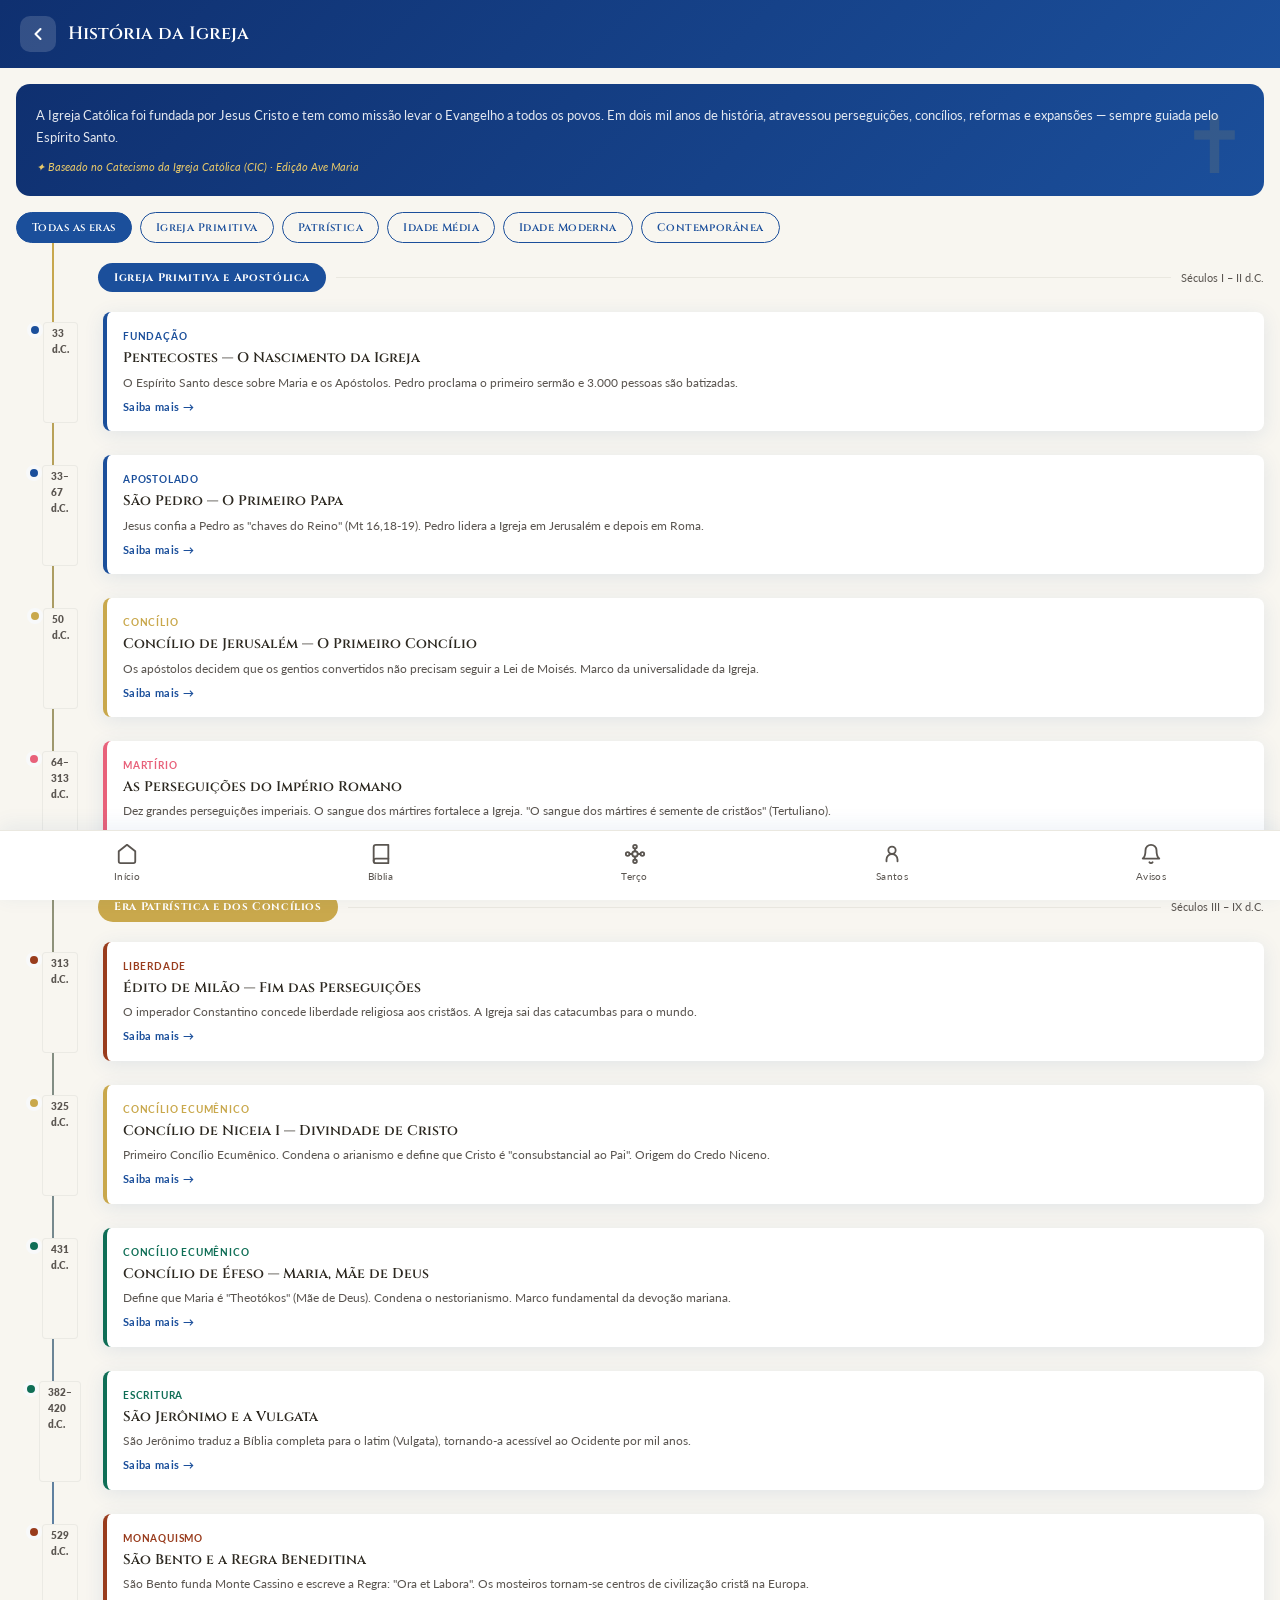
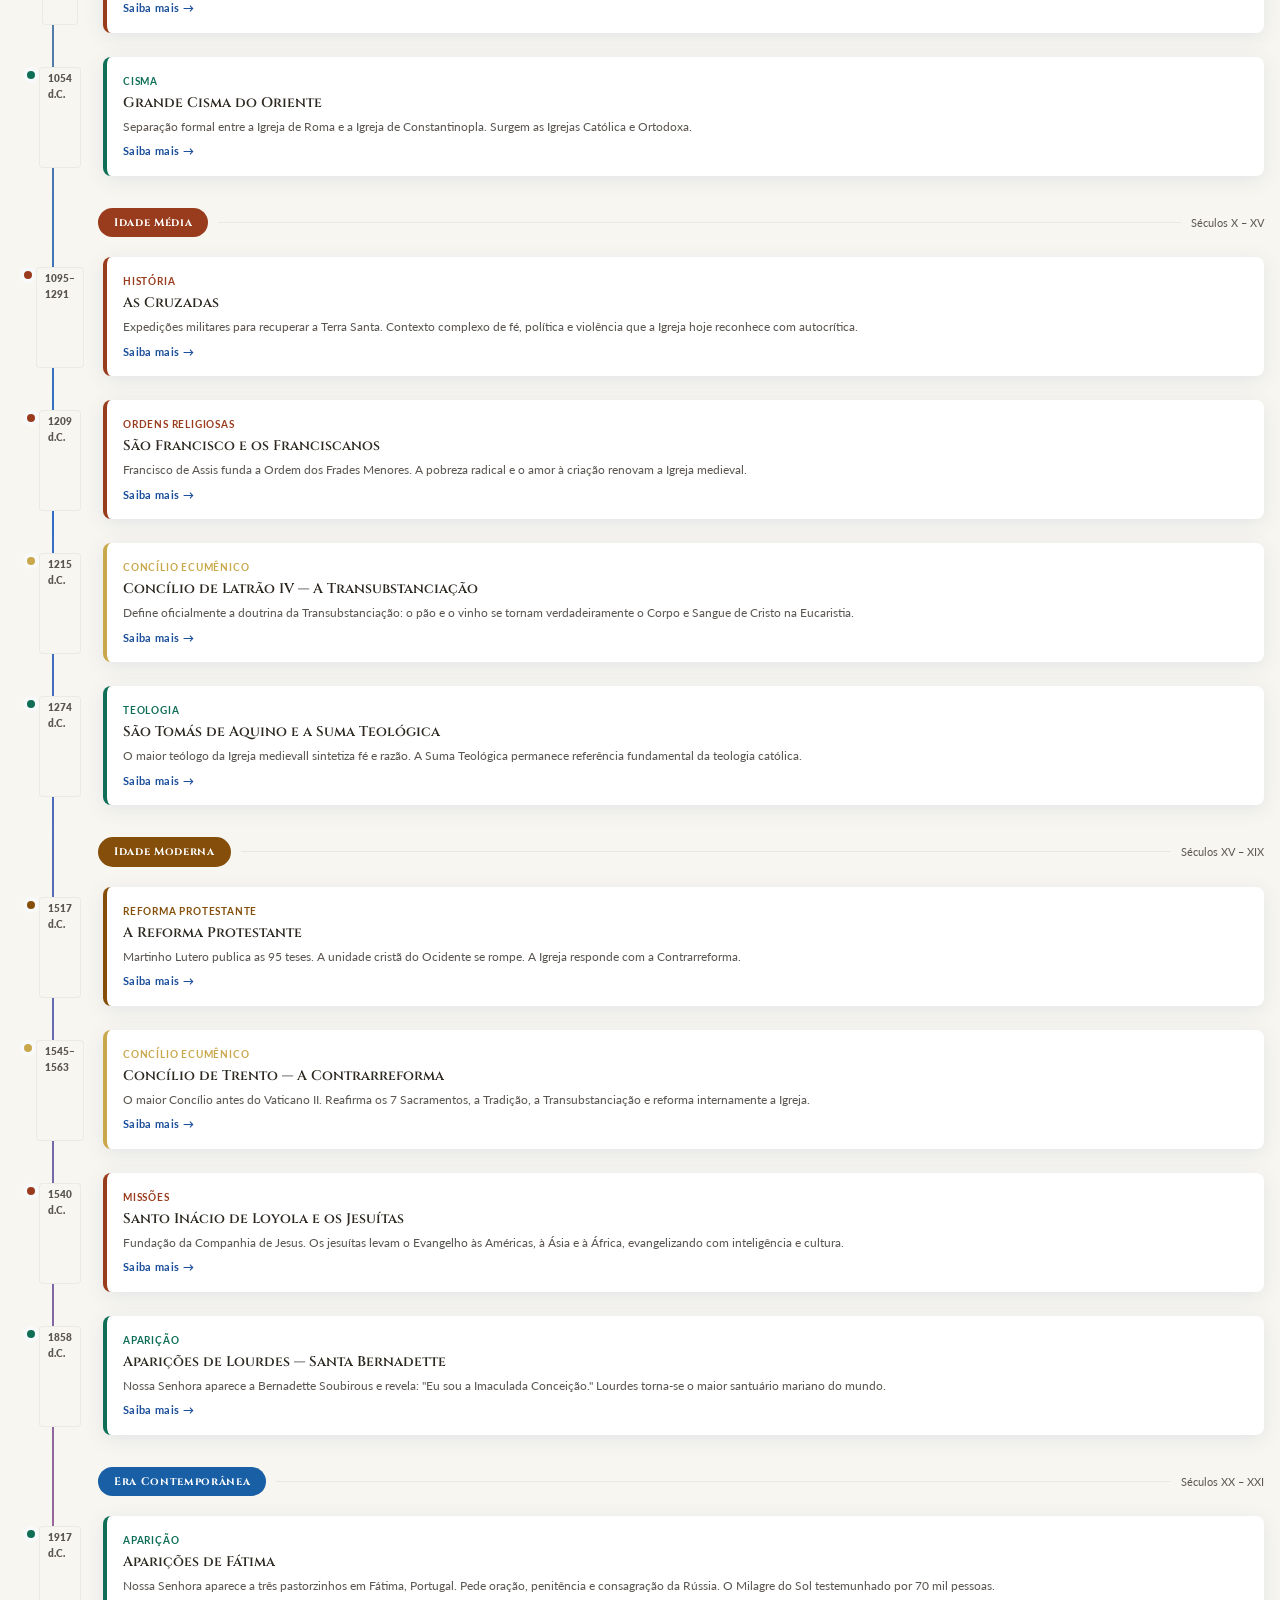
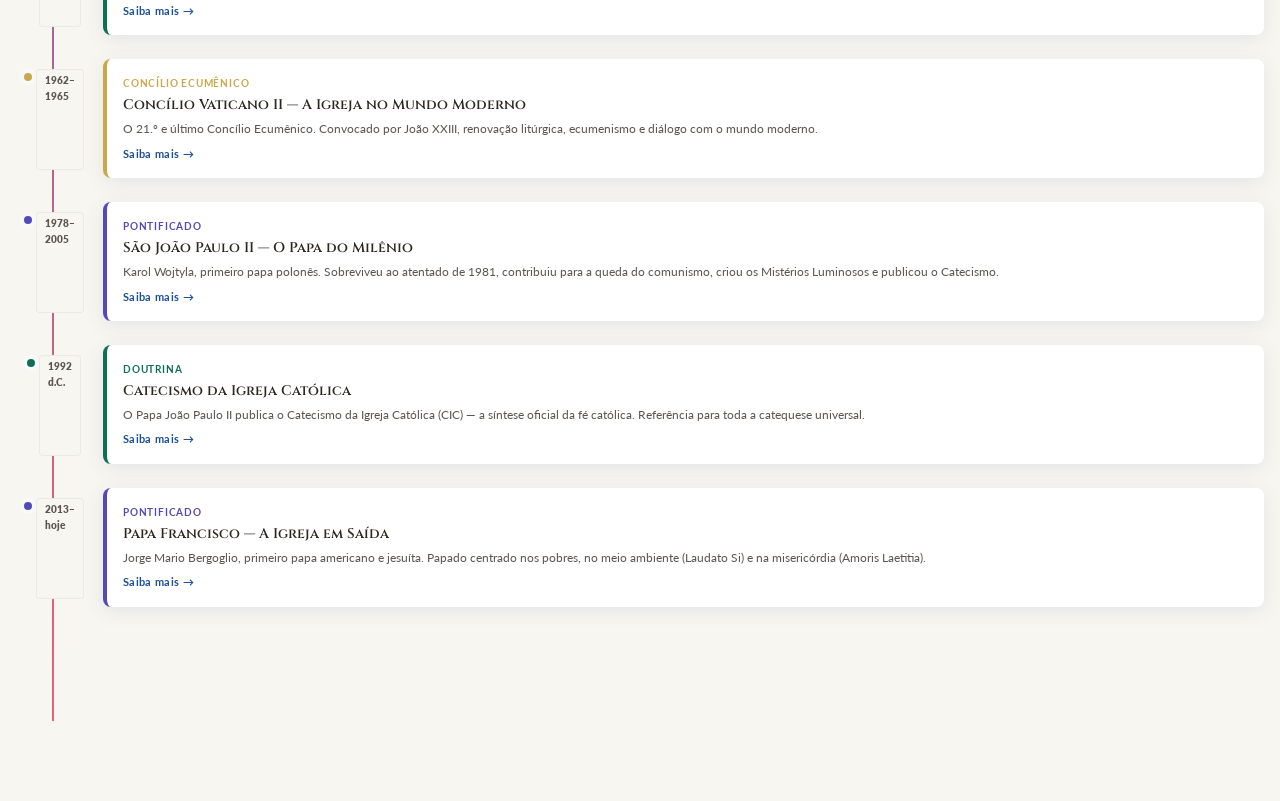
<file: pages/historia.html>
<!DOCTYPE html>
<html lang="pt-BR">

<head>
    <meta charset="UTF-8" />
    <meta name="viewport" content="width=device-width, initial-scale=1.0" />
    <title>História da Igreja — Jovens Luz do Mundo</title>
    <link rel="stylesheet" href="../css/style.css" />
    <style>
        /* ===== FILTROS DE ERA ===== */
        .eras {
            display: flex;
            gap: 8px;
            padding: 16px 16px 0;
            overflow-x: auto;
            scrollbar-width: none;
        }

        .eras::-webkit-scrollbar {
            display: none;
        }

        .era-btn {
            flex-shrink: 0;
            padding: 7px 15px;
            border-radius: 20px;
            border: 1.5px solid var(--azul-royal);
            background: transparent;
            color: var(--azul-royal);
            font-family: var(--fonte-titulo);
            font-size: 11px;
            font-weight: 600;
            cursor: pointer;
            transition: var(--transicao);
            letter-spacing: 0.04em;
            white-space: nowrap;
        }

        .era-btn.ativo {
            background: var(--azul-royal);
            color: #fff;
        }

        /* ===== INTRO ===== */
        .historia-intro {
            margin: 16px 16px 0;
            background: linear-gradient(135deg, var(--azul-royal-escuro), var(--azul-royal));
            border-radius: var(--raio);
            padding: 20px;
            position: relative;
            overflow: hidden;
        }

        .historia-intro::after {
            content: '✝';
            position: absolute;
            right: 16px;
            bottom: -10px;
            font-size: 80px;
            color: rgba(201, 168, 76, 0.15);
        }

        .historia-intro p {
            font-size: 13px;
            line-height: 1.7;
            color: rgba(255, 255, 255, 0.88);
            position: relative;
            z-index: 1;
        }

        .historia-intro .fonte {
            margin-top: 10px;
            font-size: 11px;
            color: var(--dourado-claro);
            font-style: italic;
            position: relative;
            z-index: 1;
        }

        /* ===== LINHA DO TEMPO ===== */
        .timeline {
            padding: 20px 16px 90px;
            position: relative;
        }

        .timeline::before {
            content: '';
            position: absolute;
            /* Alinhamento exato: padding lateral (16px) + metade da largura da bolinha (36px) */
            left: 52px;
            top: 0;
            bottom: 0;
            width: 2px;
            background: linear-gradient(to bottom, var(--dourado), var(--azul-royal-claro), var(--rosa-coral));
            z-index: 0;
            /* Ela fica na base */
        }

        /* Estilo das Épocas (Títulos de Era) */
        .epoca-header {
            display: flex;
            align-items: center;
            gap: 10px;
            margin: 32px 0 20px 82px;
            /* 82px para alinhar com o início do card da direita */
        }

        .epoca-header:first-child {
            margin-top: 0;
        }

        .epoca-pill {
            background: var(--azul-royal);
            color: #fff;
            font-family: var(--fonte-titulo);
            font-size: 11px;
            font-weight: 700;
            padding: 6px 16px;
            border-radius: 20px;
            letter-spacing: 0.06em;
        }

        .epoca-linha {
            flex: 1;
            height: 1px;
            background: var(--cinza-suave);
        }

        /* ===== EVENTO ===== */
        .evento {
            display: flex;
            gap: 15px;
            /* Espaço entre a coluna da bolinha e o card */
            margin-bottom: 24px;
            position: relative;
        }

        .evento-esquerda {
            display: flex;
            justify-content: center;
            width: 72px;
            /* Mantém a largura da coluna da linha */
            flex-shrink: 0;
            padding-top: 10px;
        }

        .evento-bolinha {
            width: 16px;
            height: 16px;
            border-radius: 50%;
            background: var(--cor, #888);
            border: 4px solid #f8f9fa;
            /* Borda da cor do fundo da página */
            z-index: 2;
        }

        /* Escondendo o ano da esquerda e estilizando para aparecer na direita */
        .evento-ano {
            display: inline-block;
            background: var(--branco-gelo);
            color: var(--cinza-texto);
            padding: 2px 8px;
            border-radius: 4px;
            font-size: 10px;
            font-weight: 800;
            margin-bottom: 8px;
            border: 1px solid rgba(0, 0, 0, 0.05);
        }

        .evento-direita {
            flex: 1;
            background: var(--branco-puro);
            border-radius: var(--raio-sm);
            padding: 16px;
            box-shadow: var(--sombra);
            border-left: 4px solid var(--cor, #ccc);
            z-index: 2;
        }

        .evento:hover .evento-direita {
            transform: translateX(3px);
        }

        .evento-categoria {
            font-size: 10px;
            font-weight: 700;
            letter-spacing: 0.08em;
            text-transform: uppercase;
            margin-bottom: 5px;
        }

        .evento-titulo {
            font-family: var(--fonte-titulo);
            font-size: 14px;
            font-weight: 600;
            color: var(--texto-escuro);
            margin-bottom: 5px;
            line-height: 1.3;
        }

        .evento-resumo {
            font-size: 12px;
            color: var(--cinza-texto);
            line-height: 1.6;
        }

        .evento-mais {
            font-size: 11px;
            font-weight: 700;
            margin-top: 6px;
            color: var(--azul-royal);
            letter-spacing: 0.03em;
        }

        /* Tipos de evento — cores */
        .t-fundacao {
            --cor: #1B4F9B;
        }

        .t-concilio {
            --cor: #C9A84C;
        }

        .t-martir {
            --cor: #E8617A;
        }

        .t-papa {
            --cor: #534AB7;
        }

        .t-doutrina {
            --cor: #0F6E56;
        }

        .t-expansao {
            --cor: #993C1D;
        }

        .t-reforma {
            --cor: #854F0B;
        }

        .t-moderno {
            --cor: #185FA5;
        }

        .evento .evento-bolinha {
            background: var(--cor, #888);
        }

        .evento .evento-direita {
            border-left-color: var(--cor, #ccc);
        }

        .evento .evento-categoria {
            color: var(--cor, #888);
        }

        /* ===== OVERLAY DETALHE ===== */
        .detalhe-overlay {
            display: none;
            position: fixed;
            inset: 0;
            background: var(--branco-gelo);
            z-index: 200;
            flex-direction: column;
        }

        .detalhe-overlay.aberto {
            display: flex;
        }

        .detalhe-topo {
            padding: 16px 16px 24px;
            flex-shrink: 0;
            display: flex;
            align-items: flex-start;
            gap: 12px;
        }

        .detalhe-fechar {
            background: rgba(255, 255, 255, 0.18);
            border: none;
            border-radius: 10px;
            width: 36px;
            height: 36px;
            display: flex;
            align-items: center;
            justify-content: center;
            cursor: pointer;
            flex-shrink: 0;
        }

        .detalhe-topo-info .d-ano {
            font-size: 12px;
            color: rgba(255, 255, 255, 0.75);
            margin-bottom: 3px;
            letter-spacing: 0.06em;
        }

        .detalhe-topo-info h3 {
            font-family: var(--fonte-titulo);
            font-size: 18px;
            font-weight: 700;
            color: #fff;
            line-height: 1.3;
        }

        .detalhe-corpo {
            flex: 1;
            overflow-y: auto;
            padding: 20px 16px 40px;
        }

        .detalhe-secao {
            background: var(--branco-puro);
            border-radius: var(--raio-sm);
            padding: 16px;
            margin-bottom: 12px;
            box-shadow: var(--sombra);
        }

        .detalhe-secao-titulo {
            font-family: var(--fonte-titulo);
            font-size: 12px;
            font-weight: 700;
            letter-spacing: 0.08em;
            text-transform: uppercase;
            margin-bottom: 8px;
        }

        .detalhe-secao p {
            font-size: 14px;
            line-height: 1.8;
            color: var(--texto-escuro);
        }

        .cic-ref {
            background: rgba(201, 168, 76, 0.10);
            border: 1px solid rgba(201, 168, 76, 0.25);
            border-radius: 8px;
            padding: 10px 14px;
            margin-top: 10px;
            font-size: 12px;
            color: var(--dourado-escuro);
            line-height: 1.6;
            font-style: italic;
        }
    </style>
</head>

<body>

    <header class="page-header">
        <a href="../index.html" class="voltar">
            <svg width="20" height="20" viewBox="0 0 24 24" fill="none" stroke="#fff" stroke-width="2.5"
                stroke-linecap="round" stroke-linejoin="round">
                <polyline points="15 18 9 12 15 6" />
            </svg>
        </a>
        <h2>História da Igreja</h2>
    </header>

    <!-- Introdução -->
    <div class="historia-intro">
        <p>A Igreja Católica foi fundada por Jesus Cristo e tem como missão levar o Evangelho a todos os povos. Em dois
            mil anos de história, atravessou perseguições, concílios, reformas e expansões — sempre guiada pelo Espírito
            Santo.</p>
        <div class="fonte">✦ Baseado no Catecismo da Igreja Católica (CIC) · Edição Ave Maria</div>
    </div>

    <!-- Filtros -->
    <div class="eras">
        <button class="era-btn ativo" onclick="filtrarEra('todas', this)">Todas as eras</button>
        <button class="era-btn" onclick="filtrarEra('apostolica', this)">Igreja Primitiva</button>
        <button class="era-btn" onclick="filtrarEra('patristicos', this)">Patrística</button>
        <button class="era-btn" onclick="filtrarEra('medieval', this)">Idade Média</button>
        <button class="era-btn" onclick="filtrarEra('moderna', this)">Idade Moderna</button>
        <button class="era-btn" onclick="filtrarEra('contemporanea', this)">Contemporânea</button>
    </div>

    <!-- Linha do tempo -->
    <div class="timeline" id="timeline"></div>

    <!-- Overlay detalhe -->
    <div id="detalhe-overlay" class="detalhe-overlay">
        <div class="detalhe-topo" id="detalhe-topo">
            <button class="detalhe-fechar" onclick="fecharDetalhe()">
                <svg width="20" height="20" viewBox="0 0 24 24" fill="none" stroke="#fff" stroke-width="2.5"
                    stroke-linecap="round">
                    <polyline points="15 18 9 12 15 6" />
                </svg>
            </button>
            <div class="detalhe-topo-info">
                <div class="d-ano" id="d-ano"></div>
                <h3 id="d-titulo"></h3>
            </div>
        </div>
        <div class="detalhe-corpo" id="detalhe-corpo"></div>
    </div>

    <!-- NAV -->
    <nav class="nav-bottom">
        <a href="../index.html" class="nav-item"><svg width="22" height="22" viewBox="0 0 24 24" fill="none"
                stroke-width="2" stroke-linecap="round" stroke-linejoin="round">
                <path d="M3 9l9-7 9 7v11a2 2 0 0 1-2 2H5a2 2 0 0 1-2-2z" />
            </svg><span>Início</span></a>
        <a href="biblia.html" class="nav-item"><svg width="22" height="22" viewBox="0 0 24 24" fill="none"
                stroke-width="2" stroke-linecap="round" stroke-linejoin="round">
                <path d="M4 19.5A2.5 2.5 0 0 1 6.5 17H20" />
                <path d="M6.5 2H20v20H6.5A2.5 2.5 0 0 1 4 19.5v-15A2.5 2.5 0 0 1 6.5 2z" />
            </svg><span>Bíblia</span></a>
        <a href="terco.html" class="nav-item"><svg width="22" height="22" viewBox="0 0 24 24" fill="none"
                stroke-width="2" stroke-linecap="round" stroke-linejoin="round">
                <circle cx="12" cy="12" r="3" />
                <circle cx="12" cy="4" r="2" />
                <circle cx="20" cy="12" r="2" />
                <circle cx="12" cy="20" r="2" />
                <circle cx="4" cy="12" r="2" />
                <line x1="12" y1="6" x2="12" y2="9" />
                <line x1="15" y1="12" x2="18" y2="12" />
                <line x1="12" y1="15" x2="12" y2="18" />
                <line x1="6" y1="12" x2="9" y2="12" />
            </svg><span>Terço</span></a>
        <a href="santos.html" class="nav-item"><svg width="22" height="22" viewBox="0 0 24 24" fill="none"
                stroke-width="2" stroke-linecap="round" stroke-linejoin="round">
                <circle cx="12" cy="8" r="4" />
                <path d="M6 20v-2a6 6 0 0 1 12 0v2" />
            </svg><span>Santos</span></a>
        <a href="avisos.html" class="nav-item"><svg width="22" height="22" viewBox="0 0 24 24" fill="none"
                stroke-width="2" stroke-linecap="round" stroke-linejoin="round">
                <path d="M18 8A6 6 0 0 0 6 8c0 7-3 9-3 9h18s-3-2-3-9" />
                <path d="M13.73 21a2 2 0 0 1-3.46 0" />
            </svg><span>Avisos</span></a>
    </nav>

    <script>
        // ===== DADOS DA LINHA DO TEMPO =====
        // Baseado no Catecismo da Igreja Católica (CIC) e documentos da Igreja
        const epocas = [
            {
                id: 'apostolica',
                titulo: 'Igreja Primitiva e Apostólica',
                periodo: 'Séculos I – II d.C.',
                cor: '#1B4F9B',
                eventos: [
                    {
                        ano: '33 d.C.', tipo: 't-fundacao', categoria: 'Fundação',
                        titulo: 'Pentecostes — O Nascimento da Igreja',
                        resumo: 'O Espírito Santo desce sobre Maria e os Apóstolos. Pedro proclama o primeiro sermão e 3.000 pessoas são batizadas.',
                        detalhe: [
                            { titulo: 'O evento fundador', texto: 'Cinquenta dias após a Ressurreição de Cristo, no dia de Pentecostes, o Espírito Santo desceu sobre os apóstolos e Maria em forma de línguas de fogo (At 2,1-4). Pedro pregou e três mil pessoas receberam o Batismo naquele mesmo dia. A Igreja Católica considera este o início do seu ministério público.' },
                            { titulo: 'O que diz o Catecismo', texto: 'O Catecismo (CIC 731) ensina: "No dia de Pentecostes, o Espírito Santo é derramado sem medida: O Espírito habita na Igreja, a santifica, guia para toda a verdade, a unifica na comunhão e no ministério, a instrui e a governa com diferentes dons hierárquicos e carismáticos."' },
                        ],
                        cic: 'CIC 731 — 747',
                    },
                    {
                        ano: '33–67 d.C.', tipo: 't-fundacao', categoria: 'Apostolado',
                        titulo: 'São Pedro — O Primeiro Papa',
                        resumo: 'Jesus confia a Pedro as "chaves do Reino" (Mt 16,18-19). Pedro lidera a Igreja em Jerusalém e depois em Roma.',
                        detalhe: [
                            { titulo: 'A promessa de Cristo', texto: 'Jesus disse a Simão: "Tu és Pedro, e sobre esta pedra edificarei a minha Igreja, e as portas do inferno não prevalecerão contra ela. Dar-te-ei as chaves do Reino dos Céus" (Mt 16,18-19). Este texto é a base bíblica do primado papal segundo o ensinamento católico.' },
                            { titulo: 'Missão e martírio', texto: 'Pedro presidiu a comunidade de Jerusalém e, depois de Antioquia, fixou-se em Roma, que se tornaria a sede da Igreja. Foi martirizado por crucificação invertida — a seu pedido, pois não se considerava digno de morrer como Cristo — por volta do ano 64-67 d.C., sob o imperador Nero. Sua tumba está sob a Basílica de São Pedro no Vaticano.' },
                        ],
                        cic: 'CIC 880 — 882',
                    },
                    {
                        ano: '50 d.C.', tipo: 't-concilio', categoria: 'Concílio',
                        titulo: 'Concílio de Jerusalém — O Primeiro Concílio',
                        resumo: 'Os apóstolos decidem que os gentios convertidos não precisam seguir a Lei de Moisés. Marco da universalidade da Igreja.',
                        detalhe: [
                            { titulo: 'A questão central', texto: 'Surgiu na Igreja primitiva uma controvérsia: os cristãos vindos do judaísmo exigiam que os gentios convertidos fossem circuncidados e seguissem a Lei de Moisés. Paulo e Barnabé foram a Jerusalém debater com Pedro, Tiago e os outros apóstolos.' },
                            { titulo: 'A decisão apostólica', texto: 'O Concílio decidiu, sob a liderança de Pedro e Tiago, que os gentios não precisavam cumprir a Lei mosaica — apenas três requisitos básicos relacionados a práticas idolátricas. Esta decisão é narrada em Atos 15 e marca a abertura definitiva do Evangelho a todos os povos, independente de origem.' },
                            { titulo: 'Importância histórica', texto: 'O Concílio de Jerusalém estabeleceu o modelo de como a Igreja resolve controvérsias doutrinárias: os bispos reunidos com o sucessor de Pedro, sob a guia do Espírito Santo. Este modelo seria seguido por todos os 21 Concílios Ecumênicos posteriores.' },
                        ],
                        cic: 'CIC 1 — 3',
                    },
                    {
                        ano: '64–313 d.C.', tipo: 't-martir', categoria: 'Martírio',
                        titulo: 'As Perseguições do Império Romano',
                        resumo: 'Dez grandes perseguições imperiais. O sangue dos mártires fortalece a Igreja. "O sangue dos mártires é semente de cristãos" (Tertuliano).',
                        detalhe: [
                            { titulo: 'As perseguições', texto: 'A partir de Nero (64 d.C.), os cristãos sofreram dez grandes perseguições imperiais. Foram acusados de ateísmo (por não adorar os deuses romanos), de canibalismo (confusão com a Eucaristia) e de subversão. Os cristãos eram lançados às feras, queimados, decapitados e crucificados.' },
                            { titulo: 'Os mártires', texto: 'Grandes mártires dessa época: Santo Estêvão (primeiro mártir, 34 d.C.), São Pedro e São Paulo (64-67 d.C.), São Inácio de Antioquia (110 d.C.), Santo Policarpo (155 d.C.) e Santa Cecília. O martírio era visto como o testemunho supremo da fé.' },
                            { titulo: 'O paradoxo do crescimento', texto: 'Em vez de exterminar o cristianismo, as perseguições o fortaleceram e espalharam. Tertuliano (séc. III) escreveu: "Quanto mais nos ceifais, mais somos: o sangue dos cristãos é semente." Em 313 d.C., o próprio Império Romano reconheceu a liberdade dos cristãos.' },
                        ],
                        cic: 'CIC 2473 — 2474',
                    },
                ]
            },
            {
                id: 'patristicos',
                titulo: 'Era Patrística e dos Concílios',
                periodo: 'Séculos III – IX d.C.',
                cor: '#C9A84C',
                eventos: [
                    {
                        ano: '313 d.C.', tipo: 't-expansao', categoria: 'Liberdade',
                        titulo: 'Édito de Milão — Fim das Perseguições',
                        resumo: 'O imperador Constantino concede liberdade religiosa aos cristãos. A Igreja sai das catacumbas para o mundo.',
                        detalhe: [
                            { titulo: 'O Édito histórico', texto: 'Em 313 d.C., o Imperador Constantino e seu co-imperador Licínio emitiram o Édito de Milão, concedendo liberdade de culto a todos os habitantes do Império Romano, incluindo os cristãos. As perseguições cessaram oficialmente.' },
                            { titulo: 'A transformação', texto: 'Constantino devolveu os bens confiscados às igrejas, construiu grandes basílicas (incluindo a primitiva Basílica de São Pedro) e participou do Concílio de Niceia em 325 d.C. O Imperador foi batizado pouco antes de morrer, em 337 d.C.' },
                            { titulo: 'Impacto na Igreja', texto: 'A liberdade permitiu que a Igreja se organizasse melhor, construísse igrejas, estabelecesse estruturas pastorais e missionárias. Surgiram os grandes teólogos e Padres da Igreja que definiram a doutrina cristã nos séculos seguintes.' },
                        ],
                        cic: 'CIC 2104 — 2109',
                    },
                    {
                        ano: '325 d.C.', tipo: 't-concilio', categoria: 'Concílio Ecumênico',
                        titulo: 'Concílio de Niceia I — Divindade de Cristo',
                        resumo: 'Primeiro Concílio Ecumênico. Condena o arianismo e define que Cristo é "consubstancial ao Pai". Origem do Credo Niceno.',
                        detalhe: [
                            { titulo: 'O arianismo', texto: 'Ário, presbítero de Alexandria, ensinava que o Filho de Deus foi "criado" pelo Pai, sendo portanto inferior a ele — uma criatura, não Deus verdadeiro. Esta heresia se espalhou rapidamente pelo Império e ameaçava a fé da Igreja.' },
                            { titulo: 'A definição de Niceia', texto: 'O Concílio, convocado por Constantino em 325 d.C., reuniu 318 bispos. Definiu que o Filho é "homoousios" (consubstancial, da mesma substância) com o Pai — verdadeiro Deus de verdadeiro Deus. O arianismo foi condenado como heresia.' },
                            { titulo: 'O Credo Niceno', texto: 'O Concílio produziu o Credo Niceno-Constantinopolitano, que recitamos ainda hoje na Missa: "Creio num só Deus, Pai todo-poderoso... e em um só Senhor Jesus Cristo, Filho unigênito de Deus, nascido do Pai antes de todos os séculos, Deus de Deus, Luz da Luz, Deus verdadeiro de Deus verdadeiro, gerado, não criado, consubstancial ao Pai..."' },
                        ],
                        cic: 'CIC 465',
                    },
                    {
                        ano: '431 d.C.', tipo: 't-doutrina', categoria: 'Concílio Ecumênico',
                        titulo: 'Concílio de Éfeso — Maria, Mãe de Deus',
                        resumo: 'Define que Maria é "Theotókos" (Mãe de Deus). Condena o nestorianismo. Marco fundamental da devoção mariana.',
                        detalhe: [
                            { titulo: 'A controvérsia nestoriana', texto: 'Nestório, Patriarca de Constantinopla, ensinava que em Cristo havia duas pessoas distintas — uma divina e outra humana — e por isso Maria seria apenas "mãe de Cristo" (Christotókos), não mãe de Deus. Esta doutrina dividia a pessoa de Cristo.' },
                            { titulo: 'A definição dogmática', texto: 'O Concílio de Éfeso (431 d.C.), sob São Cirilo de Alexandria, definiu que Maria é "Theotókos" — Mãe de Deus — porque Jesus Cristo é uma única Pessoa divina que assumiu a natureza humana. Portanto, quem Maria gerou é o próprio Filho de Deus.' },
                            { titulo: 'Impacto na devoção mariana', texto: 'A definição de Éfeso deu um impulso extraordinário à devoção a Maria em toda a Igreja. Surgiram as primeiras grandes basílicas dedicadas à Virgem, as litanias e hinos marianos multiplicaram-se. O Catecismo (CIC 495) reafirma: "Maria é verdadeiramente Mãe de Deus, pois é mãe do eterno Filho de Deus feito homem, que é ele mesmo Deus."' },
                        ],
                        cic: 'CIC 495 — 507',
                    },
                    {
                        ano: '382–420 d.C.', tipo: 't-doutrina', categoria: 'Escritura',
                        titulo: 'São Jerônimo e a Vulgata',
                        resumo: 'São Jerônimo traduz a Bíblia completa para o latim (Vulgata), tornando-a acessível ao Ocidente por mil anos.',
                        detalhe: [
                            { titulo: 'O maior biblista da Antiguidade', texto: 'São Jerônimo (347-420 d.C.) foi encarregado pelo Papa Dâmaso I de traduzir a Bíblia do hebraico e grego para o latim. Trabalhou por décadas em Belém, consultando manuscritos hebraicos diretamente e produzindo uma tradução de extraordinária qualidade.' },
                            { titulo: 'A Vulgata', texto: 'A tradução de Jerônimo, chamada Vulgata (do latim "vulgata editio" = edição popular), tornou-se a Bíblia oficial da Igreja Latina por mais de mil anos. O Concílio de Trento (1546) a declarou autêntica para uso litúrgico. A edição revisada (Nova Vulgata) continua sendo a versão oficial latina da Igreja.' },
                            { titulo: 'O cânon católico', texto: 'A Vulgata inclui os 73 livros do cânon católico — 46 do Antigo Testamento (incluindo os 7 deuterocanônicos: Tobias, Judite, 1-2 Macabeus, Sabedoria, Eclesiástico e Baruc) e 27 do Novo Testamento. O cânon foi definitivamente fixado pelo Concílio de Trento.' },
                        ],
                        cic: 'CIC 120',
                    },
                    {
                        ano: '529 d.C.', tipo: 't-expansao', categoria: 'Monaquismo',
                        titulo: 'São Bento e a Regra Beneditina',
                        resumo: 'São Bento funda Monte Cassino e escreve a Regra: "Ora et Labora". Os mosteiros tornam-se centros de civilização cristã na Europa.',
                        detalhe: [
                            { titulo: 'O Pai do Monaquismo Ocidental', texto: 'São Bento de Núrsia (480-547 d.C.) fundou o mosteiro de Monte Cassino, na Itália, e escreveu a famosa "Regra de São Bento" — um documento que organiza a vida monástica em torno de três votos (obediência, estabilidade e conversão dos costumes) e do princípio "Ora et Labora" (reza e trabalha).' },
                            { titulo: 'Os mosteiros como centros de civilização', texto: 'Os mosteiros beneditinos tornaram-se os grandes centros culturais, científicos e agrícolas da Europa medieval. Foram os monges que preservaram os manuscritos da Antiguidade, desenvolveram técnicas agrícolas, cuidaram dos doentes e evangelizaram os povos bárbaros da Europa.' },
                            { titulo: 'Legado perene', texto: 'O Papa Paulo VI proclamou São Bento Padroeiro da Europa em 1964. A Ordem Beneditina, com seus inúmeros mosteiros espalhados pelo mundo, continua sua missão de oração e trabalho. A Medalha de São Bento é um dos sacramentais mais populares do catolicismo.' },
                        ],
                        cic: 'CIC 927',
                    },
                    {
                        ano: '1054 d.C.', tipo: 't-doutrina', categoria: 'Cisma',
                        titulo: 'Grande Cisma do Oriente',
                        resumo: 'Separação formal entre a Igreja de Roma e a Igreja de Constantinopla. Surgem as Igrejas Católica e Ortodoxa.',
                        detalhe: [
                            { titulo: 'As tensões acumuladas', texto: 'Por séculos, acumularam-se tensões entre Roma e Constantinopla: disputas sobre a autoridade do Papa, diferenças litúrgicas (uso de pão ázimo no Ocidente), a questão do "Filioque" no Credo (o Espírito procede do Pai "e do Filho"?) e rivalidades políticas entre o Império Romano do Ocidente e do Oriente.' },
                            { titulo: 'A ruptura formal', texto: 'Em 1054 d.C., o Cardeal Humberto, legado papal, depositou uma bula de excomunhão sobre o altar de Santa Sofia em Constantinopla contra o Patriarca Miguel Cerulário, que respondeu com a excomunhão do legado. Esta troca de excomunhões marcou a separação formal — embora o processo tenha sido gradual.' },
                            { titulo: 'Reconciliação em curso', texto: 'Em 1964, o Papa Paulo VI e o Patriarca Atenágoras I levantaram mutuamente as excomunhões de 1054. O diálogo ecumênico entre católicos e ortodoxos avançou significativamente, embora a plena comunhão ainda não tenha sido restaurada. O Catecismo (CIC 838) reconhece os ortodoxos como Igrejas com quem a Igreja Católica mantém vínculos profundos.' },
                        ],
                        cic: 'CIC 838',
                    },
                ]
            },
            {
                id: 'medieval',
                titulo: 'Idade Média',
                periodo: 'Séculos X – XV',
                cor: '#993C1D',
                eventos: [
                    {
                        ano: '1095–1291', tipo: 't-expansao', categoria: 'História',
                        titulo: 'As Cruzadas',
                        resumo: 'Expedições militares para recuperar a Terra Santa. Contexto complexo de fé, política e violência que a Igreja hoje reconhece com autocrítica.',
                        detalhe: [
                            { titulo: 'O contexto histórico', texto: 'Em 1095, o Papa Urbano II convocou a Primeira Cruzada após o apelo do Imperador Bizantino Aleixo I, que temia a expansão turca seldjúcida. O objetivo declarado era recuperar Jerusalém e proteger os cristãos do Oriente. Mais de 100.000 cruzados partiram para o Oriente.' },
                            { titulo: 'Luzes e sombras', texto: 'As Cruzadas apresentam aspectos complexos: por um lado, havia genuína devoção e desejo de proteger os cristãos orientais; por outro, houve violência extrema, saques (inclusive de Constantinopla em 1204), perseguições a judeus e muçulmanos e motivações políticas e econômicas misturadas à fé.' },
                            { titulo: 'O pedido de perdão da Igreja', texto: 'O Papa João Paulo II, no Grande Jubileu do ano 2000, pediu publicamente perdão pelos pecados cometidos em nome da Igreja ao longo da história, incluindo as violências das Cruzadas. A Igreja reconhece que atos contrários ao Evangelho foram cometidos, ainda que em contextos históricos complexos.' },
                        ],
                        cic: 'CIC 2298',
                    },
                    {
                        ano: '1209 d.C.', tipo: 't-expansao', categoria: 'Ordens Religiosas',
                        titulo: 'São Francisco e os Franciscanos',
                        resumo: 'Francisco de Assis funda a Ordem dos Frades Menores. A pobreza radical e o amor à criação renovam a Igreja medieval.',
                        detalhe: [
                            { titulo: 'A conversão de Francisco', texto: 'Francisco de Assis (1181-1226) era filho de um rico comerciante. Após uma experiência mística diante de um crucifixo na igrejinha de São Damião — onde ouviu: "Francisco, vai e repara minha Igreja" — abandonou tudo e abraçou a pobreza radical como estilo de vida evangélico.' },
                            { titulo: 'A Ordem dos Frades Menores', texto: 'Em 1209, Francisco levou seus primeiros doze companheiros a Roma, onde o Papa Inocêncio III aprovou verbalmente a Regra Franciscana. A Ordem cresceu rapidamente, tornando-se um poderoso instrumento de evangelização nas cidades medievais e renovação da vida da Igreja.' },
                            { titulo: 'Os estigmas e o legado', texto: 'Em 1224, Francisco recebeu os estigmas de Cristo no Monte Alverne — o primeiro estigmatizado conhecido da história. Morreu em 1226, cantando. Seu Cântico das Criaturas é considerado o primeiro grande poema da literatura italiana. Santa Clara, sua discípula, fundou as Clarissas.' },
                        ],
                        cic: 'CIC 929',
                    },
                    {
                        ano: '1215 d.C.', tipo: 't-concilio', categoria: 'Concílio Ecumênico',
                        titulo: 'Concílio de Latrão IV — A Transubstanciação',
                        resumo: 'Define oficialmente a doutrina da Transubstanciação: o pão e o vinho se tornam verdadeiramente o Corpo e Sangue de Cristo na Eucaristia.',
                        detalhe: [
                            { titulo: 'O maior Concílio medieval', texto: 'O IV Concílio de Latrão (1215), convocado pelo Papa Inocêncio III, foi o maior Concílio da Idade Média, reunindo mais de 400 bispos e 800 abades. Emitiu 70 decretos sobre doutrina, disciplina eclesiástica e vida dos cristãos.' },
                            { titulo: 'A definição da Transubstanciação', texto: 'O Concílio usou pela primeira vez o termo "transubstanciação" para definir o que ocorre na consagração eucarística: o pão e o vinho se convertem verdadeiramente no Corpo e Sangue de Cristo, ainda que as aparências externas permaneçam. Esta doutrina foi reafirmada pelo Concílio de Trento.' },
                            { titulo: 'O que diz o Catecismo', texto: 'O Catecismo (CIC 1376) ensina: "Por isso Cristo está presente neste sacramento de modo muito especial: Deus e homem, plena e integralmente no pão e no vinho. (...) Esta conversão do pão e do vinho no Corpo e Sangue de Cristo, o Santo Concílio de Trento chama, de maneira conveniente e própria, de Transubstanciação."' },
                        ],
                        cic: 'CIC 1376',
                    },
                    {
                        ano: '1274 d.C.', tipo: 't-doutrina', categoria: 'Teologia',
                        titulo: 'São Tomás de Aquino e a Suma Teológica',
                        resumo: 'O maior teólogo da Igreja medievall sintetiza fé e razão. A Suma Teológica permanece referência fundamental da teologia católica.',
                        detalhe: [
                            { titulo: 'O Doutor Angélico', texto: 'Tomás de Aquino (1225-1274) foi o maior filósofo e teólogo da Idade Média. Estudante de Alberto Magno em Paris e Colônia, tornou-se professor de teologia em Paris e Nápoles. Sua obra sintetiza a filosofia aristotélica com a teologia cristã de maneira extraordinária.' },
                            { titulo: 'A Suma Teológica', texto: 'A Suma Teológica é um tratado sistemático da fé cristã em três partes: Deus e a criação; o ser humano e sua destinação a Deus; Cristo e os sacramentos. Contém mais de 3.000 artigos com objeções, respostas e argumentos. Ficou inacabada: próximo da morte, Tomás disse que tudo que escrevera lhe parecia "palha".' },
                            { titulo: 'Patrono das escolas e universidades', texto: 'O Papa Leão XIII, na encíclica Aeterni Patris (1879), recomendou o método de Tomás de Aquino como guia para a filosofia e teologia católicas. São Tomás é patrono das universidades católicas e dos estudantes. O Catecismo cita-o extensamente como autoridade teológica.' },
                        ],
                        cic: 'CIC 43',
                    },
                ]
            },
            {
                id: 'moderna',
                titulo: 'Idade Moderna',
                periodo: 'Séculos XV – XIX',
                cor: '#854F0B',
                eventos: [
                    {
                        ano: '1517 d.C.', tipo: 't-reforma', categoria: 'Reforma Protestante',
                        titulo: 'A Reforma Protestante',
                        resumo: 'Martinho Lutero publica as 95 teses. A unidade cristã do Ocidente se rompe. A Igreja responde com a Contrarreforma.',
                        detalhe: [
                            { titulo: 'As causas', texto: 'A Reforma Protestante de Lutero (1517) foi desencadeada por abusos reais dentro da Igreja: venda de indulgências, corrupção clerical, ignorância religiosa do povo. Lutero defendia que a salvação se dá pela fé somente ("sola fide"), pela Escritura somente ("sola Scriptura") e rejeitava a autoridade do Papa.' },
                            { titulo: 'A ruptura', texto: 'Após a excomunhão de Lutero em 1521, o movimento se espalhou rapidamente pela Alemanha, Suíça (Calvino, Zuínglio) e norte da Europa. A unidade cristã do Ocidente foi rompida, surgindo as confissões protestantes: luterana, reformada, anglicana e outras.' },
                            { titulo: 'A resposta católica', texto: 'A Igreja respondeu com a Contrarreforma, cujo ponto culminante foi o Concílio de Trento (1545-1563), que reformou internamente a Igreja, reafirmou as doutrinas contestadas e criou os seminários para formação do clero. Grandes santos dessa época: Inácio de Loyola, Teresa de Ávila, João da Cruz, Carlos Borromeo e Francisco de Sales.' },
                        ],
                        cic: 'CIC 817 — 819',
                    },
                    {
                        ano: '1545–1563', tipo: 't-concilio', categoria: 'Concílio Ecumênico',
                        titulo: 'Concílio de Trento — A Contrarreforma',
                        resumo: 'O maior Concílio antes do Vaticano II. Reafirma os 7 Sacramentos, a Tradição, a Transubstanciação e reforma internamente a Igreja.',
                        detalhe: [
                            { titulo: 'O Concílio mais longo', texto: 'O Concílio de Trento (1545-1563) foi o Concílio Ecumênico mais longo da história: 18 anos de trabalho (com interrupções), convocado pelo Papa Paulo III. Reuniu-se em três fases distintas sob três papas.' },
                            { titulo: 'Definições doutrinárias', texto: 'Trento reafirmou e clarificou as doutrinas atacadas pelos protestantes: a Sagrada Tradição como fonte de Revelação ao lado da Escritura; os sete sacramentos; a transubstanciação eucarística; o sacrifício da Missa; o Purgatório; o culto aos santos e a veneração das relíquias; as indulgências (condenando seus abusos).' },
                            { titulo: 'Reforma interna', texto: 'Trento promoveu profunda reforma interna: criou os seminários para formação clerical, estabeleceu normas para a disciplina dos bispos e sacerdotes, proibiu a simonia e o pluralismo de benefícios, e padronizou a liturgia na Missa Tridentina — que permaneceu a forma ordinária até o Concílio Vaticano II.' },
                        ],
                        cic: 'CIC 1376',
                    },
                    {
                        ano: '1540 d.C.', tipo: 't-expansao', categoria: 'Missões',
                        titulo: 'Santo Inácio de Loyola e os Jesuítas',
                        resumo: 'Fundação da Companhia de Jesus. Os jesuítas levam o Evangelho às Américas, à Ásia e à África, evangelizando com inteligência e cultura.',
                        detalhe: [
                            { titulo: 'A conversão de Inácio', texto: 'Inácio de Loyola (1491-1556), militar espanhol, converteu-se durante uma longa convalescença após ser ferido em batalha. Lendo vidas de santos, sentiu-se chamado a ser "soldado de Cristo". Peregrinou à Terra Santa e estudou teologia em Paris.' },
                            { titulo: 'A Companhia de Jesus', texto: 'Em 1540, o Papa Paulo III aprovou oficialmente a Companhia de Jesus. Os jesuítas fizeram um quarto voto especial de obediência ao Papa para missões. Tornaram-se os principais missionários da Contrarreforma e da evangelização nos novos mundos descobertos.' },
                            { titulo: 'A evangelização global', texto: 'São Francisco Xavier evangelizou a Índia e o Japão. Matteo Ricci entrou na China imperial. José de Anchieta e Manuel da Nóbrega evangelizaram o Brasil. Os jesuítas fundaram universidades, colégios e as famosas "Reduções" do Paraguai, onde viviam os índios guaranis em comunidades cristãs.' },
                        ],
                        cic: 'CIC 927',
                    },
                    {
                        ano: '1858 d.C.', tipo: 't-doutrina', categoria: 'Aparição',
                        titulo: 'Aparições de Lourdes — Santa Bernadette',
                        resumo: 'Nossa Senhora aparece a Bernadette Soubirous e revela: "Eu sou a Imaculada Conceição." Lourdes torna-se o maior santuário mariano do mundo.',
                        detalhe: [
                            { titulo: 'As aparições', texto: 'Entre 11 de fevereiro e 16 de julho de 1858, Nossa Senhora apareceu 18 vezes à jovem Bernadette Soubirous, de 14 anos, na Gruta de Massabielle, em Lourdes, no sul da França. Na aparição de 25 de março, a "Senhora" revelou seu nome: "Eu sou a Imaculada Conceição" — confirmando o dogma proclamado pelo Papa Pio IX em 1854.' },
                            { titulo: 'A fonte milagrosa', texto: 'Nossa Senhora pediu a Bernadette que cavasse na terra. Surgiu uma fonte de água, associada a numerosas curas. A Igreja reconheceu oficialmente 70 curas como milagrosas, inexplicáveis pela medicina. Milhões de doentes e peregrinos visitam Lourdes anualmente.' },
                            { titulo: 'Bernadette', texto: 'Bernadette entrou para o convento das Irmãs de Nossa Senhora em Nevers, onde viveu em extrema humildade e sofrimento físico. Morreu em 1879. Foi canonizada em 1933 pelo Papa Pio XI. Seu corpo permanece incorrupto no convento de Nevers.' },
                        ],
                        cic: 'CIC 973',
                    },
                ]
            },
            {
                id: 'contemporanea',
                titulo: 'Era Contemporânea',
                periodo: 'Séculos XX – XXI',
                cor: '#185FA5',
                eventos: [
                    {
                        ano: '1917 d.C.', tipo: 't-doutrina', categoria: 'Aparição',
                        titulo: 'Aparições de Fátima',
                        resumo: 'Nossa Senhora aparece a três pastorzinhos em Fátima, Portugal. Pede oração, penitência e consagração da Rússia. O Milagre do Sol testemunhado por 70 mil pessoas.',
                        detalhe: [
                            { titulo: 'As aparições', texto: 'Entre 13 de maio e 13 de outubro de 1917, Nossa Senhora apareceu seis vezes a Lúcia dos Santos (10 anos) e seus primos Francisco (9) e Jacinta Marto (7) na Cova da Iria, em Fátima, Portugal. A mensagem central: rezar o Rosário pela paz, fazer penitência pelos pecadores e a consagração da Rússia ao Coração Imaculado de Maria.' },
                            { titulo: 'Os Três Segredos', texto: 'Nossa Senhora revelou três segredos: uma visão do inferno (1.º segredo), a promessa de que a Rússia seria consagrada a seu Coração Imaculado (2.º), e uma visão profética de um "Bispo vestido de branco" sendo atingido — que o Vaticano revelou em 2000 como referência ao atentado contra João Paulo II em 1981 (3.º segredo).' },
                            { titulo: 'O Milagre do Sol', texto: 'Em 13 de outubro de 1917, mais de 70.000 pessoas — incluindo jornalistas céticos e não-crentes — testemunharam o "Milagre do Sol": o astro pareceu girar e precipitar-se sobre a multidão, que ficou completamente seca após horas de chuva. Foi reportado em jornais portugueses de diversas tendências políticas.' },
                        ],
                        cic: 'CIC 2683',
                    },
                    {
                        ano: '1962–1965', tipo: 't-concilio', categoria: 'Concílio Ecumênico',
                        titulo: 'Concílio Vaticano II — A Igreja no Mundo Moderno',
                        resumo: 'O 21.º e último Concílio Ecumênico. Convocado por João XXIII, renovação litúrgica, ecumenismo e diálogo com o mundo moderno.',
                        detalhe: [
                            { titulo: 'O "Aggiornamento"', texto: 'O Papa João XXIII convocou o Concílio Vaticano II (1962-1965) para promover o "aggiornamento" — atualização da Igreja no diálogo com o mundo moderno. Foi o maior Concílio da história, reunindo mais de 2.500 bispos de todo o mundo.' },
                            { titulo: 'Os documentos', texto: 'O Concílio produziu 16 documentos, incluindo a Constituição "Sacrosanctum Concilium" (reforma litúrgica — introdução do vernáculo na Missa), "Lumen Gentium" (a Igreja como Povo de Deus), "Gaudium et Spes" (a Igreja no mundo contemporâneo) e o decreto "Unitatis Redintegratio" (ecumenismo).' },
                            { titulo: 'A renovação litúrgica', texto: 'A reforma litúrgica foi o fruto mais visível do Concílio: a Missa passou a ser celebrada em língua vernácula (o povo voltado para o padre), com maior participação dos fiéis. O Novus Ordo Missae foi introduzido em 1969 pelo Papa Paulo VI. O Papa Bento XVI permitiu em 2007 o uso ampliado do rito anterior (Forma Extraordinária).' },
                        ],
                        cic: 'CIC 1 — 2',
                    },
                    {
                        ano: '1978–2005', tipo: 't-papa', categoria: 'Pontificado',
                        titulo: 'São João Paulo II — O Papa do Milênio',
                        resumo: 'Karol Wojtyla, primeiro papa polonês. Sobreviveu ao atentado de 1981, contribuiu para a queda do comunismo, criou os Mistérios Luminosos e publicou o Catecismo.',
                        detalhe: [
                            { titulo: 'O papa polonês', texto: 'Karol Józef Wojtyła (1920-2005), eleito em 1978, foi o primeiro papa não italiano em 455 anos e o primeiro eslavo da história. Seu pontificado de 26 anos é um dos mais longos e impactantes da história da Igreja.' },
                            { titulo: 'Marcos do pontificado', texto: 'João Paulo II viajou a 129 países — mais que todos os papas anteriores juntos. Beatificou e canonizou mais pessoas que todos os seus predecessores somados. Em 1992, publicou o Catecismo da Igreja Católica. Em 2002, acrescentou os Mistérios Luminosos ao Rosário. Pediu perdão pelos pecados históricos da Igreja no Jubileu do ano 2000.' },
                            { titulo: 'Atentado e queda do comunismo', texto: 'Sobreviveu a um atentado em 13 de maio de 1981 (Dia de Fátima) na Praça de São Pedro. Atribuiu sua sobrevivência a Nossa Senhora de Fátima. Seu papel foi decisivo na queda do comunismo no Leste Europeu, apoiando o movimento Solidariedade na Polônia. Foi beatificado em 2011 e canonizado em 2014.' },
                        ],
                        cic: 'CIC 1 — 3',
                    },
                    {
                        ano: '1992 d.C.', tipo: 't-doutrina', categoria: 'Doutrina',
                        titulo: 'Catecismo da Igreja Católica',
                        resumo: 'O Papa João Paulo II publica o Catecismo da Igreja Católica (CIC) — a síntese oficial da fé católica. Referência para toda a catequese universal.',
                        detalhe: [
                            { titulo: 'A origem', texto: 'O Concílio Vaticano II pediu que fosse elaborado um catecismo atualizado para a Igreja universal. Uma comissão de cardeais e bispos, presidida pelo Cardeal Joseph Ratzinger (futuro Bento XVI), trabalhou por seis anos no texto. Em 1992, o Papa João Paulo II o promulgou pela Constituição Apostólica "Fidei Depositum".' },
                            { titulo: 'A estrutura', texto: 'O Catecismo está dividido em quatro partes: A Profissão da Fé (o Credo); A Celebração do Mistério Cristão (os Sacramentos); A Vida em Cristo (os Mandamentos e a moral); A Oração Cristã (o Pai Nosso). Contém 2.865 parágrafos numerados, com remissões à Escritura, à Tradição e ao Magistério.' },
                            { titulo: 'Importância', texto: 'O Catecismo é considerado o documento magisterial mais importante do século XX. Traduzido em mais de 40 idiomas, é a referência oficial para a catequese em todo o mundo. O Compêndio do Catecismo (2005), em forma de perguntas e respostas, foi publicado pelo Papa Bento XVI para facilitar seu uso.' },
                        ],
                        cic: 'CIC 1 — 4',
                    },
                    {
                        ano: '2013–hoje', tipo: 't-papa', categoria: 'Pontificado',
                        titulo: 'Papa Francisco — A Igreja em Saída',
                        resumo: 'Jorge Mario Bergoglio, primeiro papa americano e jesuíta. Papado centrado nos pobres, no meio ambiente (Laudato Si) e na misericórdia (Amoris Laetitia).',
                        detalhe: [
                            { titulo: 'O papa das periferias', texto: 'Jorge Mario Bergoglio (1936), arcebispo de Buenos Aires, foi eleito Papa em 13 de março de 2013, após a renúncia de Bento XVI. É o primeiro papa americano, o primeiro jesuíta e o primeiro a escolher o nome Francisco — em homenagem a São Francisco de Assis.' },
                            { titulo: 'Os documentos', texto: 'As principais publicações do pontificado: "Evangelii Gaudium" (2013) — chamado à nova evangelização e à "Igreja em saída"; "Laudato Si" (2015) — encíclica sobre o meio ambiente e ecologia integral; "Amoris Laetitia" (2016) — exortação sobre a família; "Laudate Deum" (2023) — apelo à ação climática.' },
                            { titulo: 'A misericórdia como centro', texto: 'O pontificado de Francisco tem como tema central a misericórdia de Deus. Convocou o Jubileo Extraordinário da Misericórdia (2015-2016). Canonizou os Pastorinhos de Fátima (Francisco e Jacinta Marto) em 2017. Incentivou a reforma da Cúria Romana com a Constituição Apostólica "Praedicate Evangelium" (2022).' },
                        ],
                        cic: 'CIC 270',
                    },
                ]
            },
        ];

        // ===== RENDER =====
        let eraAtiva = 'todas';

        function filtrarEra(era, btn) {
            eraAtiva = era;
            document.querySelectorAll('.era-btn').forEach(b => b.classList.remove('ativo'));
            btn.classList.add('ativo');
            renderTimeline();
        }

        function renderTimeline() {
            const tl = document.getElementById('timeline');
            tl.innerHTML = '';

            const epocasFiltradas = eraAtiva === 'todas'
                ? epocas
                : epocas.filter(e => e.id === eraAtiva);

            epocasFiltradas.forEach(ep => {
                // Cabeçalho da época
                const hdr = document.createElement('div');
                hdr.className = 'epoca-header';
                hdr.innerHTML = `
        <div class="epoca-pill" style="background:${ep.cor}">${ep.titulo}</div>
        <div class="epoca-linha"></div>
        <div style="font-size:11px;color:var(--cinza-texto);white-space:nowrap;">${ep.periodo}</div>`;
                tl.appendChild(hdr);

                // Eventos
                ep.eventos.forEach(ev => {
                    const el = document.createElement('div');
                    el.className = `evento ${ev.tipo}`;
                    el.innerHTML = `
          <div class="evento-esquerda">
            <div class="evento-bolinha"></div>
            <div class="evento-ano">${ev.ano.replace(' d.C.', '<br>d.C.').replace('–', '–<br>')}</div>
          </div>
          <div class="evento-direita">
            <div class="evento-categoria">${ev.categoria}</div>
            <div class="evento-titulo">${ev.titulo}</div>
            <div class="evento-resumo">${ev.resumo}</div>
            <div class="evento-mais">Saiba mais →</div>
          </div>`;
                    el.onclick = () => abrirDetalhe(ev, ep.cor);
                    tl.appendChild(el);
                });
            });
        }

        // ===== DETALHE =====
        function abrirDetalhe(ev, cor) {
            const overlay = document.getElementById('detalhe-overlay');
            const topo = document.getElementById('detalhe-topo');
            topo.style.background = `linear-gradient(135deg, ${escurecer(cor)}, ${cor})`;
            document.getElementById('d-ano').textContent = ev.ano + (ev.cic ? ' · ' + ev.cic : '');
            document.getElementById('d-titulo').textContent = ev.titulo;
            overlay.classList.add('aberto');

            const corpo = document.getElementById('detalhe-corpo');
            let html = '';

            // Resumo em destaque
            html += `<div class="detalhe-secao" style="border-top:3px solid ${cor};">
      <div class="detalhe-secao-titulo" style="color:${cor};">✦ Visão geral</div>
      <p>${ev.resumo}</p>
    </div>`;

            // Seções detalhadas
            ev.detalhe.forEach(sec => {
                html += `<div class="detalhe-secao">
        <div class="detalhe-secao-titulo" style="color:${cor};">✦ ${sec.titulo}</div>
        <p>${sec.texto}</p>
      </div>`;
            });

            // Referência do Catecismo
            if (ev.cic) {
                html += `<div class="cic-ref">
        📖 <strong>Referência no Catecismo:</strong> ${ev.cic}<br>
        O Catecismo da Igreja Católica (CIC) é a fonte doutrinária oficial da Igreja Católica, publicado em 1992 pelo Papa João Paulo II.
      </div>`;
            }

            corpo.innerHTML = html;
            corpo.scrollTop = 0;
        }

        function fecharDetalhe() {
            document.getElementById('detalhe-overlay').classList.remove('aberto');
        }

        // Escurece uma cor hex para o gradiente
        function escurecer(hex) {
            try {
                let r = parseInt(hex.slice(1, 3), 16);
                let g = parseInt(hex.slice(3, 5), 16);
                let b = parseInt(hex.slice(5, 7), 16);
                r = Math.max(0, r - 40); g = Math.max(0, g - 40); b = Math.max(0, b - 40);
                return `#${r.toString(16).padStart(2, '0')}${g.toString(16).padStart(2, '0')}${b.toString(16).padStart(2, '0')}`;
            } catch { return hex; }
        }

        renderTimeline();
    </script>
</body>

</html>
</file>
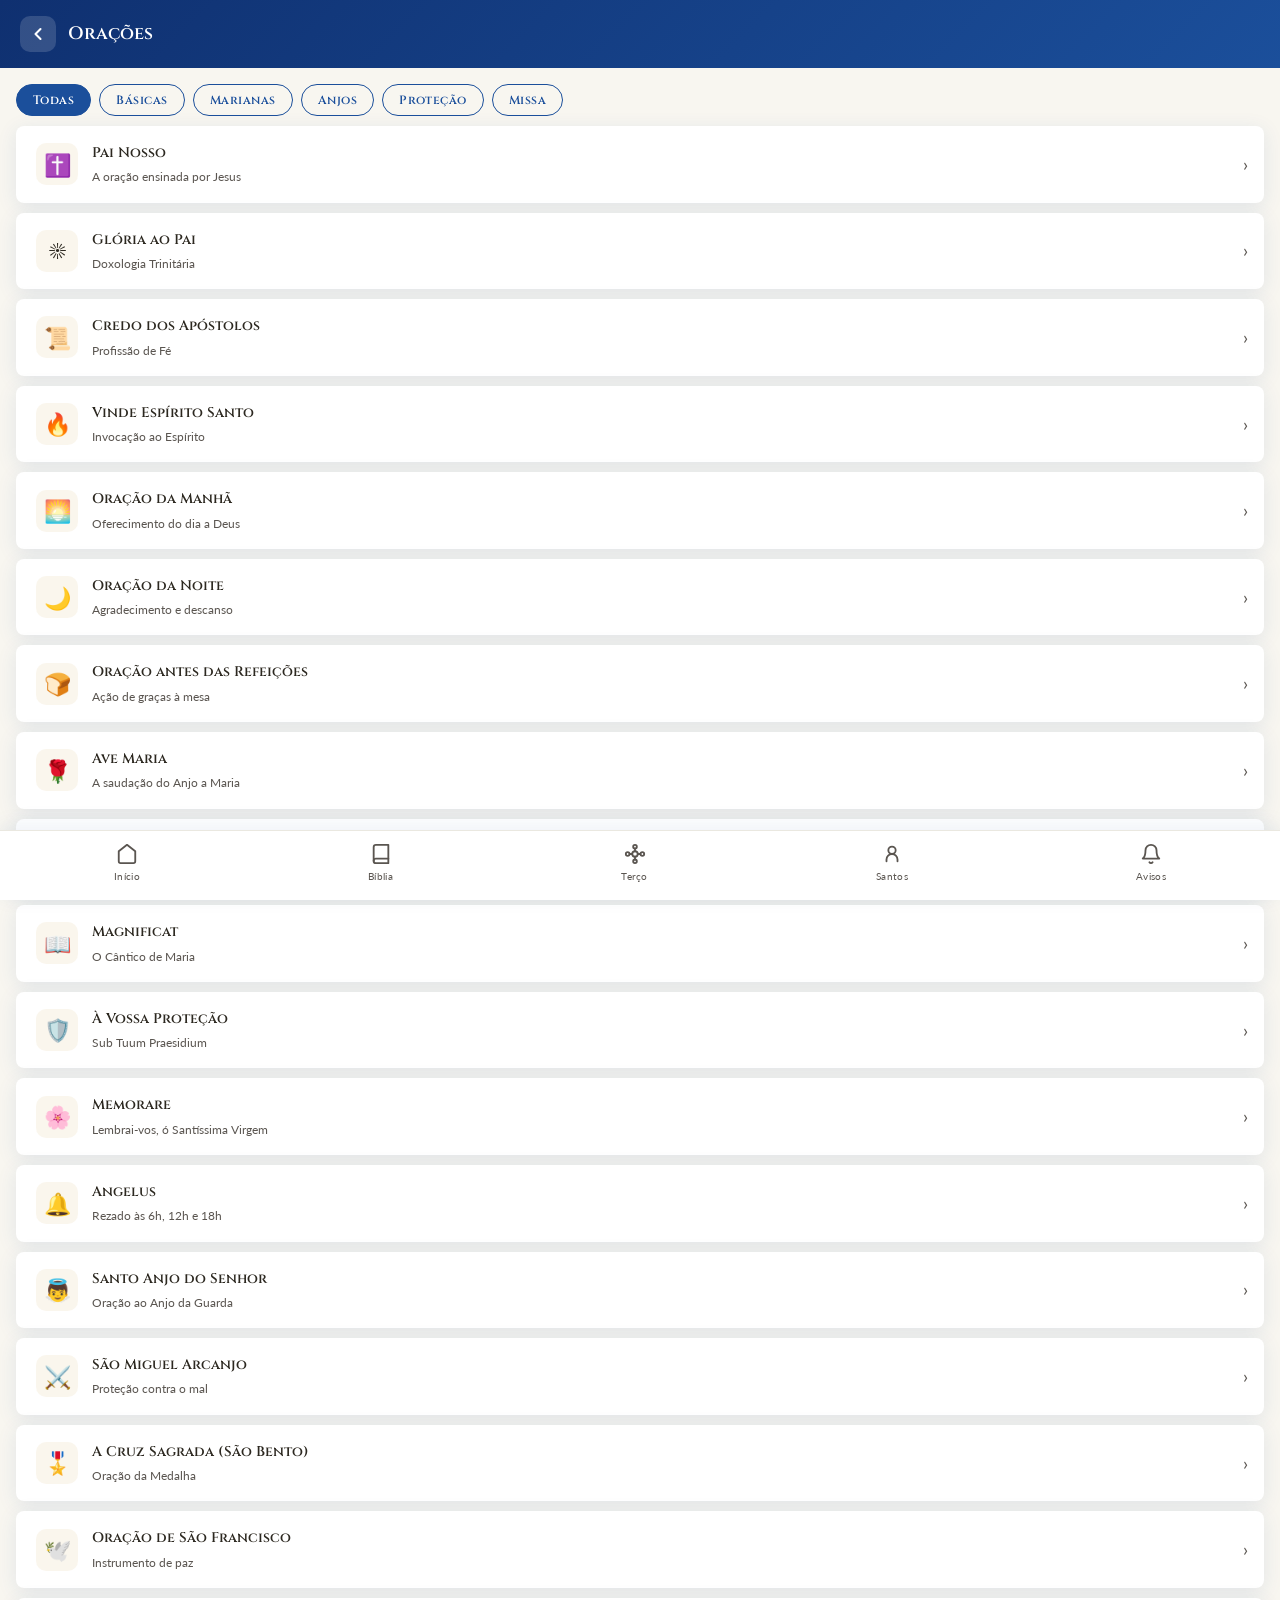
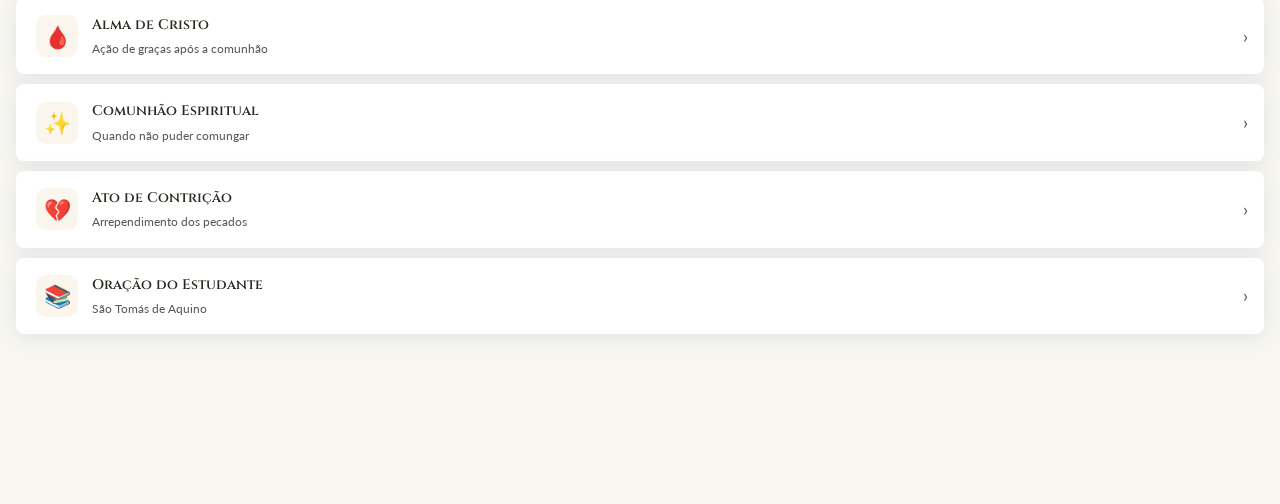
<file: pages/oracoes.html>
<!DOCTYPE html>
<html lang="pt-BR">

<head>
    <meta charset="UTF-8" />
    <meta name="viewport" content="width=device-width, initial-scale=1.0" />
    <title>Orações — Jovens Luz do Mundo</title>
    <link rel="stylesheet" href="../css/style.css" />
    <link rel="icon" type="image/svg+xml" href="../img/gemini-svg.svg" />

    <style>
        /* ===== CATEGORIAS ===== */
        .cats {
            display: flex;
            gap: 8px;
            padding: 16px 16px 0;
            overflow-x: auto;
            scrollbar-width: none;
        }

        .cats::-webkit-scrollbar {
            display: none;
        }

        .cat-btn {
            flex-shrink: 0;
            padding: 7px 16px;
            border-radius: 20px;
            border: 1.5px solid var(--azul-royal);
            background: transparent;
            color: var(--azul-royal);
            font-family: var(--fonte-titulo);
            font-size: 12px;
            font-weight: 600;
            cursor: pointer;
            transition: var(--transicao);
            letter-spacing: 0.04em;
        }

        .cat-btn.ativo {
            background: var(--azul-royal);
            color: #fff;
        }

        /* ===== LISTA DE ORAÇÕES ===== */
        .oracao-item {
            background: var(--branco-puro);
            border-radius: var(--raio-sm);
            margin: 10px 16px 0;
            padding: 16px;
            box-shadow: var(--sombra);
            cursor: pointer;
            transition: var(--transicao);
            display: flex;
            align-items: center;
            gap: 14px;
            border-left: 4px solid transparent;
        }

        .oracao-item:hover {
            transform: translateX(4px);
            border-left-color: var(--dourado);
        }

        .oracao-item .o-emoji {
            font-size: 22px;
            flex-shrink: 0;
            width: 42px;
            height: 42px;
            border-radius: 10px;
            background: rgba(201, 168, 76, 0.10);
            display: flex;
            align-items: center;
            justify-content: center;
        }

        .oracao-item h4 {
            font-family: var(--fonte-titulo);
            font-size: 14px;
            font-weight: 600;
            color: var(--texto-escuro);
            margin-bottom: 3px;
        }

        .oracao-item p {
            font-size: 12px;
            color: var(--cinza-texto);
        }

        .oracao-item .seta {
            margin-left: auto;
            color: var(--cinza-texto);
            flex-shrink: 0;
            font-size: 18px;
        }

        /* ===== OVERLAY ORAÇÃO ===== */
        .oracao-overlay {
            display: none;
            position: fixed;
            inset: 0;
            background: var(--branco-gelo);
            z-index: 200;
            flex-direction: column;
        }

        .oracao-overlay.aberto {
            display: flex;
        }

        .oracao-topo {
            background: linear-gradient(135deg, var(--azul-royal-escuro), var(--azul-royal));
            padding: 16px 16px 24px;
            flex-shrink: 0;
            display: flex;
            align-items: center;
            gap: 12px;
        }

        .oracao-fechar {
            background: rgba(255, 255, 255, 0.15);
            border: none;
            border-radius: 10px;
            width: 36px;
            height: 36px;
            display: flex;
            align-items: center;
            justify-content: center;
            cursor: pointer;
            flex-shrink: 0;
        }

        .oracao-topo-info h3 {
            font-family: var(--fonte-titulo);
            font-size: 18px;
            font-weight: 700;
            color: #fff;
        }

        .oracao-topo-info p {
            font-size: 12px;
            color: var(--dourado-claro);
            margin-top: 2px;
        }

        .oracao-corpo {
            flex: 1;
            overflow-y: auto;
            padding: 24px 16px 40px;
        }

        .oracao-texto-principal {
            background: var(--branco-puro);
            border-radius: var(--raio);
            padding: 22px 20px;
            box-shadow: var(--sombra);
            border-top: 3px solid var(--dourado);
            font-size: 16px;
            line-height: 2;
            color: var(--texto-escuro);
            margin-bottom: 14px;
        }

        .oracao-nota {
            background: rgba(201, 168, 76, 0.08);
            border: 1px solid rgba(201, 168, 76, 0.25);
            border-radius: var(--raio-sm);
            padding: 14px 16px;
            font-size: 13px;
            color: var(--dourado-escuro);
            line-height: 1.7;
            margin-bottom: 12px;
        }

        .oracao-historia {
            background: var(--branco-puro);
            border-radius: var(--raio-sm);
            padding: 16px;
            box-shadow: var(--sombra);
            margin-bottom: 12px;
        }

        .oracao-historia h4 {
            font-family: var(--fonte-titulo);
            font-size: 12px;
            font-weight: 700;
            letter-spacing: 0.08em;
            color: var(--azul-royal);
            text-transform: uppercase;
            margin-bottom: 8px;
        }

        .oracao-historia p {
            font-size: 13px;
            color: var(--cinza-texto);
            line-height: 1.7;
        }
    </style>
</head>

<body>

    <header class="page-header">
        <a href="../index.html" class="voltar">
            <svg width="20" height="20" viewBox="0 0 24 24" fill="none" stroke="#fff" stroke-width="2.5"
                stroke-linecap="round" stroke-linejoin="round">
                <polyline points="15 18 9 12 15 6" />
            </svg>
        </a>
        <h2>Orações</h2>
    </header>

    <!-- Categorias -->
    <div class="cats">
        <button class="cat-btn ativo" onclick="filtrar('todas')">Todas</button>
        <button class="cat-btn" onclick="filtrar('basicas')">Básicas</button>
        <button class="cat-btn" onclick="filtrar('maria')">Marianas</button>
        <button class="cat-btn" onclick="filtrar('anjos')">Anjos</button>
        <button class="cat-btn" onclick="filtrar('protecao')">Proteção</button>
        <button class="cat-btn" onclick="filtrar('missa')">Missa</button>
    </div>

    <div id="lista-oracoes" style="padding-bottom:90px;"></div>

    <!-- Overlay oração -->
    <div id="oracao-overlay" class="oracao-overlay">
        <div class="oracao-topo">
            <button class="oracao-fechar" onclick="fecharOracao()">
                <svg width="20" height="20" viewBox="0 0 24 24" fill="none" stroke="#fff" stroke-width="2.5"
                    stroke-linecap="round">
                    <polyline points="15 18 9 12 15 6" />
                </svg>
            </button>
            <div class="oracao-topo-info">
                <h3 id="ot-nome">Oração</h3>
                <p id="ot-cat">Categoria</p>
            </div>
        </div>
        <div class="oracao-corpo" id="oracao-corpo"></div>
    </div>

    <!-- NAV -->
    <nav class="nav-bottom">
        <a href="../index.html" class="nav-item"><svg width="22" height="22" viewBox="0 0 24 24" fill="none"
                stroke-width="2" stroke-linecap="round" stroke-linejoin="round">
                <path d="M3 9l9-7 9 7v11a2 2 0 0 1-2 2H5a2 2 0 0 1-2-2z" />
            </svg><span>Início</span></a>
        <a href="biblia.html" class="nav-item"><svg width="22" height="22" viewBox="0 0 24 24" fill="none"
                stroke-width="2" stroke-linecap="round" stroke-linejoin="round">
                <path d="M4 19.5A2.5 2.5 0 0 1 6.5 17H20" />
                <path d="M6.5 2H20v20H6.5A2.5 2.5 0 0 1 4 19.5v-15A2.5 2.5 0 0 1 6.5 2z" />
            </svg><span>Bíblia</span></a>
        <a href="terco.html" class="nav-item"><svg width="22" height="22" viewBox="0 0 24 24" fill="none"
                stroke-width="2" stroke-linecap="round" stroke-linejoin="round">
                <circle cx="12" cy="12" r="3" />
                <circle cx="12" cy="4" r="2" />
                <circle cx="20" cy="12" r="2" />
                <circle cx="12" cy="20" r="2" />
                <circle cx="4" cy="12" r="2" />
                <line x1="12" y1="6" x2="12" y2="9" />
                <line x1="15" y1="12" x2="18" y2="12" />
                <line x1="12" y1="15" x2="12" y2="18" />
                <line x1="6" y1="12" x2="9" y2="12" />
            </svg><span>Terço</span></a>
        <a href="santos.html" class="nav-item"><svg width="22" height="22" viewBox="0 0 24 24" fill="none"
                stroke-width="2" stroke-linecap="round" stroke-linejoin="round">
                <circle cx="12" cy="8" r="4" />
                <path d="M6 20v-2a6 6 0 0 1 12 0v2" />
            </svg><span>Santos</span></a>
        <a href="avisos.html" class="nav-item"><svg width="22" height="22" viewBox="0 0 24 24" fill="none"
                stroke-width="2" stroke-linecap="round" stroke-linejoin="round">
                <path d="M18 8A6 6 0 0 0 6 8c0 7-3 9-3 9h18s-3-2-3-9" />
                <path d="M13.73 21a2 2 0 0 1-3.46 0" />
            </svg><span>Avisos</span></a>
    </nav>

    <script>
        const oracoes = [
            // ===== BÁSICAS =====
            {
                nome: 'Pai Nosso', emoji: '✝️', cat: 'basicas', sub: 'A oração ensinada por Jesus',
                texto: `Pai nosso que estais no céu,\nsantificado seja o vosso nome;\nvenha a nós o vosso reino;\nseja feita a vossa vontade\nassim na terra como no céu.\nO pão nosso de cada dia nos dai hoje;\nperdoai-nos as nossas ofensas,\nassim como nós perdoamos\na quem nos tem ofendido;\ne não nos deixeis cair em tentação;\nmas livrai-nos do mal.\nAmém.`,
                historia: 'O Pai Nosso é a oração ensinada por Jesus aos seus discípulos, relatada em Mateus 6,9-13 e Lucas 11,2-4. É chamada de "oração dominical" (do Senhor). Contém sete pedidos divididos em dois grupos: os três primeiros voltados a Deus e os quatro seguintes às necessidades humanas.',
                nota: null,
            },
            {
                nome: 'Glória ao Pai', emoji: '☀️', cat: 'basicas', sub: 'Doxologia Trinitária',
                texto: `Glória ao Pai, ao Filho\ne ao Espírito Santo.\nComo era no princípio,\nagora e sempre,\npelos séculos dos séculos.\nAmém.`,
                historia: 'O Glória ao Pai, também chamado de "Doxologia Menor", é uma breve oração de louvor à Santíssima Trindade. É usado ao final de cada Salmo na Liturgia das Horas e após cada dezena do Terço.',
                nota: null,
            },
            {
                nome: 'Credo dos Apóstolos', emoji: '📜', cat: 'basicas', sub: 'Profissão de Fé',
                texto: `Creio em Deus Pai todo-poderoso,\ncriador do céu e da terra;\ne em Jesus Cristo, seu único Filho, Nosso Senhor;\nque foi concebido pelo poder do Espírito Santo;\nnasceu da Virgem Maria;\npadeceu sob Pôncio Pilatos;\nfoi crucificado, morto e sepultado;\ndesceu à mansão dos mortos;\nressuscitou ao terceiro dia;\nsubiu aos céus;\nestá sentado à direita de Deus Pai todo-poderoso,\ndonde há de vir a julgar os vivos e os mortos;\ncreio no Espírito Santo;\nna Santa Igreja Católica;\nna comunhão dos santos;\nna remissão dos pecados;\nna ressurreição da carne;\nna vida eterna.\nAmém.`,
                historia: 'O Credo dos Apóstolos é a mais antiga profissão de fé da Igreja, com raízes no século II. É chamado assim porque contém em síntese o ensinamento dos Apóstolos. É usado no Terço e no Batismo.',
                nota: null,
            },
            {
                nome: 'Vinde Espírito Santo', emoji: '🔥', cat: 'basicas', sub: 'Invocação ao Espírito',
                texto: `Vinde, Espírito Santo,\nenchei os corações dos vossos fiéis\ne acendei neles o fogo do Vosso amor.\nEnviai o Vosso Espírito e tudo será criado,\ne renovareis a face da terra.\n\nOremos:\nÓ Deus, que instruístes os corações dos vossos fiéis\ncom a luz do Espírito Santo,\nfazei que apreciemos retamente todas as coisas\nsegundo o mesmo Espírito\ne gozemos sempre da sua consolação.\nPor Cristo Senhor Nosso.\nAmém.`,
                historia: 'Uma das mais belas e tradicionais orações da Igreja pedindo a luz, a sabedoria e a força do Espírito Santo. É frequentemente rezada antes de reuniões, encontros de jovens e estudos.',
                nota: '✦ Reze antes de estudar ou iniciar um encontro do grupo jovem.',
            },
            {
                nome: 'Oração da Manhã', emoji: '🌅', cat: 'basicas', sub: 'Oferecimento do dia a Deus',
                texto: `Senhor meu Deus,\nofereço-vos este dia:\nmeus pensamentos, palavras e ações.\nUnindo-os aos méritos de Jesus Cristo,\nofereço tudo pela vossa maior glória,\npela salvação das almas\ne por todas as intenções do Santo Padre.\nAmém.\n\nVirgem Maria, Rainha dos Anjos,\ncobri-me com o vosso manto.\nSanto Anjo do Senhor,\nguardai-me neste dia.\nAmém.`,
                historia: 'O hábito de oferecer o dia a Deus pela manhã é uma prática espiritual recomendada por todos os mestres de espiritualidade. Orienta toda a jornada como uma oração contínua.',
                nota: '✦ Reze esta oração ao acordar, antes de começar o dia.',
            },
            {
                nome: 'Oração da Noite', emoji: '🌙', cat: 'basicas', sub: 'Agradecimento e descanso',
                texto: `Meu Deus e meu Pai,\nelevo a Vós o meu pensamento e o meu coração.\nAgradeço-Vos por todos os benefícios\nque me concedestes neste dia.\nPeço-Vos perdão pelas minhas faltas\ne prometo, com a Vossa graça, emendar-me.\nProtegei-me durante o sono\ne dai-me um descanso tranquilo.\nAmém.`,
                historia: 'A oração da noite é o momento de fazer o balanço do dia (exame de consciência), agradecer as graças recebidas e pedir proteção para um sono reparador.',
                nota: '✦ Ideal para rezar antes de dormir, após um breve momento de silêncio.',
            },
            {
                nome: 'Oração antes das Refeições', emoji: '🍞', cat: 'basicas', sub: 'Ação de graças à mesa',
                texto: `Abençoai-nos, Senhor,\ne a estes alimentos que vamos tomar.\nDai pão a quem tem fome\ne fome de justiça a quem tem pão.\nAmém.`,
                historia: 'O costume de rezar antes das refeições remonta ao exemplo do próprio Jesus, que abençoou o pão na multiplicação dos pães e na Última Ceia. É um gesto de reconhecimento de que todo bem vem de Deus.',
                nota: null,
            },

            // ===== MARIANAS =====
            {
                nome: 'Ave Maria', emoji: '🌹', cat: 'maria', sub: 'A saudação do Anjo a Maria',
                texto: `Ave Maria, cheia de graça,\no Senhor é convosco;\nbendita sois vós entre as mulheres,\ne bendito é o fruto do vosso ventre, Jesus.\nSanta Maria, Mãe de Deus,\nrogai por nós pecadores,\nagora e na hora da nossa morte.\nAmém.`,
                historia: 'A primeira parte da Ave Maria vem do Evangelho de Lucas: as palavras do Anjo Gabriel (Lc 1,28) e de Isabel (Lc 1,42). A segunda parte, a petição a Maria, foi acrescentada gradualmente pela Igreja. A forma atual foi fixada no século XVI.',
                nota: null,
            },
            {
                nome: 'Salve Rainha', emoji: '👑', cat: 'maria', sub: 'Antífona mariana tradicional',
                texto: `Salve Rainha, Mãe de misericórdia,\nvida, doçura e esperança nossa, salve!\nA vós bradamos, os degredados filhos de Eva;\na vós suspiramos, gemendo e chorando\nneste vale de lágrimas.\nEia, pois, advogada nossa,\nesses vossos olhos misericordiosos a nós volvei;\ne depois deste desterro,\nmostrai-nos Jesus, bendito fruto do vosso ventre.\nÓ clemente, ó piedosa,\nó doce sempre Virgem Maria!\n\nV. Rogai por nós, Santa Mãe de Deus.\nR. Para que sejamos dignos das promessas de Cristo.`,
                historia: 'A Salve Rainha é uma das mais antigas antífonas marianas, atribuída ao monge Hermanno Contrátil (séc. XI) ou a São Bernardo de Claraval. É rezada ao final do Terço e da Liturgia das Horas.',
                nota: null,
            },
            {
                nome: 'Magnificat', emoji: '📖', cat: 'maria', sub: 'O Cântico de Maria',
                texto: `A minha alma engrandece ao Senhor\ne o meu espírito se alegra em Deus, meu Salvador,\npois atentou para a humildade da sua serva.\nDe agora em diante, todas as gerações me chamarão bem-aventurada,\npois o Poderoso fez grandes coisas em meu favor;\nsanto é o seu nome.\n\nA sua misericórdia estende-se aos que o temem,\nde geração em geração.\nEle realizou proezas com o seu braço;\ndispersou os que são soberbos no mais íntimo do coração.\n\nDerrubou governantes dos seus tronos,\nmas exaltou os humildes.\nEncheu de coisas boas os famintos,\nmas despediu de mãos vazias os ricos.\n\nAjudou a seu servo Israel,\nlembrando-se da sua misericórdia\npara com Abraão e a sua descendência para sempre,\ncomo dissera aos nossos antepassados.`,
                historia: 'O Magnificat (Lc 1,46-55) é o cântico de louvor e gratidão entoado pela Virgem Maria durante a Visitação à sua prima Isabel. É uma das mais belas orações bíblicas.',
                nota: null,
            },
            {
                nome: 'À Vossa Proteção', emoji: '🛡️', cat: 'maria', sub: 'Sub Tuum Praesidium',
                texto: `À vossa proteção recorremos, Santa Mãe de Deus;\nnão desprezeis as nossas súplicas em nossas necessidades,\nmas livrai-nos sempre de todos os perigos,\nó Virgem gloriosa e bendita.\nAmém.`,
                historia: 'O "Sub Tuum Praesidium" é a oração mariana mais antiga de que se tem registro, encontrada em um papiro no Egito datado do século III. Mostra a confiança dos primeiros cristãos na intercessão de Maria nas perseguições.',
                nota: null,
            },
            {
                nome: 'Memorare', emoji: '🌸', cat: 'maria', sub: 'Lembrai-vos, ó Santíssima Virgem',
                texto: `Lembrai-vos, ó Santíssima Virgem Maria,\nque jamais se ouviu dizer\nque alguém que tenha recorrido à vossa proteção,\nimplorado vosso auxílio\nou solicitado vossa intercessão\ntenha sido desamparado.\nAnimado por esta confiança,\na vós recorro, ó Virgem das Virgens, minha Mãe;\na vós venho e, pecador arrependido,\nme prostro aos vossos pés.\nNão desprezeis as minhas súplicas,\nó Mãe do Verbo Encarnado,\nmas, em vossa misericórdia, ouvi-me e atendei-me.\nAmém.`,
                historia: 'O Memorare é uma oração mariana fortemente associada a São Bernardo de Claraval (séc. XII), embora sua forma atual seja do século XV. É uma das orações de intercessão mariana mais populares do mundo.',
                nota: null,
            },
            {
                nome: 'Angelus', emoji: '🔔', cat: 'maria', sub: 'Rezado às 6h, 12h e 18h',
                texto: `V. O Anjo do Senhor anunciou a Maria.\nR. E ela concebeu pelo Espírito Santo.\nAve Maria...\n\nV. Eis aqui a serva do Senhor.\nR. Faça-se em mim segundo a vossa palavra.\nAve Maria...\n\nV. E o Verbo se fez carne.\nR. E habitou entre nós.\nAve Maria...\n\nV. Rogai por nós, Santa Mãe de Deus.\nR. Para que sejamos dignos das promessas de Cristo.\n\nOremos:\nDerramai, Senhor, a vossa graça em nossas almas,\npara que, tendo conhecido pela mensagem do Anjo\na Encarnação de Cristo, vosso Filho,\npela sua paixão e cruz sejamos levados\nà glória da ressurreição.\nPor Cristo, Nosso Senhor.\nAmém.`,
                historia: 'O Angelus é rezado três vezes ao dia — às 6h, 12h e 18h — ao som dos sinos. É uma meditação sobre a Encarnação do Filho de Deus.',
                nota: '✦ No tempo da Páscoa (da Páscoa até Pentecostes), o Angelus é substituído pelo Regina Caeli.',
            },

            // ===== ANJOS E PROTEÇÃO =====
            {
                nome: 'Santo Anjo do Senhor', emoji: '👼', cat: 'anjos', sub: 'Oração ao Anjo da Guarda',
                texto: `Santo Anjo do Senhor,\nmeu zeloso guardador,\nse a ti me confiou a Piedade Divina,\nsempre me rege, guarda, governa e ilumina.\nAmém.`,
                historia: 'A oração ao Santo Anjo é uma das mais antigas do catolicismo, presente em formas similares desde o século IX. A Igreja Católica ensina que cada fiel tem um anjo da guarda designado por Deus.',
                nota: '✦ Tradição: rezar esta oração ao acordar e ao dormir.',
            },
            {
                nome: 'São Miguel Arcanjo', emoji: '⚔️', cat: 'protecao', sub: 'Proteção contra o mal',
                texto: `São Miguel Arcanjo,\ndefendei-nos no combate;\nsede nosso refúgio\ncontra as maldades e as ciladas do demônio.\nOrdene-lhe Deus, instantemente o pedimos;\ne vós, Príncipe da Milícia Celeste,\npela virtude divina, precipitai no inferno\na satanás e a todos os espíritos malignos\nque andam pelo mundo\npara perder as almas.\nAmém.`,
                historia: 'Esta oração foi composta pelo Papa Leão XIII em 1886, após uma visão sobre a luta espiritual. Era obrigatoriamente rezada ao final de toda Missa até 1964.',
                nota: '✦ Reze em momentos de tentação ou provação.',
            },
            {
                nome: 'A Cruz Sagrada (São Bento)', emoji: '🎖️', cat: 'protecao', sub: 'Oração da Medalha',
                texto: `A Cruz Sagrada seja a minha luz,\nnão seja o dragão o meu guia.\nRetira-te, satanás!\nNunca me aconselhes coisas vãs.\nÉ mau o que tu me ofereces,\nbebe tu mesmo os teus venenos!\nAmém.`,
                historia: 'Esta oração está inscrita (em latim) na Medalha de São Bento, um dos sacramentais mais poderosos da Igreja, usado para proteção espiritual e exorcismos.',
                nota: null,
            },
            {
                nome: 'Oração de São Francisco', emoji: '🕊️', cat: 'protecao', sub: 'Instrumento de paz',
                texto: `Senhor, fazei de mim um instrumento da vossa paz.\nOnde houver ódio, que eu leve o amor;\nonde houver ofensa, que eu leve o perdão;\nonde houver discórdia, que eu leve a união;\nonde houver dúvida, que eu leve a fé;\nonde houver erro, que eu leve a verdade;\nonde houver desespero, que eu leve a esperança;\nonde houver tristeza, que eu leve a alegria;\nonde houver trevas, que eu leve a luz.\n\nÓ Mestre, fazei que eu procure mais\nconsolar do que ser consolado;\ncompreender do que ser compreendido;\namar do que ser amado.\nPois é dando que se recebe;\né perdoando que se é perdoado;\ne é morrendo que se vive para a vida eterna.\nAmém.`,
                historia: 'Apesar de ser popularmente atribuída a São Francisco de Assis, esta oração surgiu em 1912 na França, publicada numa revista católica. Reflete perfeitamente o espírito franciscano.',
                nota: null,
            },

            // ===== MISSA / EUCARISTIA =====
            {
                nome: 'Alma de Cristo', emoji: '🩸', cat: 'missa', sub: 'Ação de graças após a comunhão',
                texto: `Alma de Cristo, santificai-me.\nCorpo de Cristo, salvai-me.\nSangue de Cristo, inebriai-me.\nÁgua do lado de Cristo, lavai-me.\nPaixão de Cristo, confortai-me.\n\nÓ bom Jesus, ouvi-me.\nDentro de vossas chagas, escondei-me.\nNão permitais que me separe de Vós.\nDo espírito maligno, defendei-me.\nNa hora da minha morte, chamai-me\ne mandai-me ir para Vós,\npara que com os vossos Santos Vos louve\npor todos os séculos dos séculos.\nAmém.`,
                historia: 'A Oração "Anima Christi" (Alma de Cristo) remonta ao início do século XIV. Tornou-se muito popular através de Santo Inácio de Loyola, que a incluiu no seu livro de Exercícios Espirituais.',
                nota: '✦ Reze após receber a Sagrada Comunhão.',
            },
            {
                nome: 'Comunhão Espiritual', emoji: '✨', cat: 'missa', sub: 'Quando não puder comungar',
                texto: `Meu Jesus, eu creio que estais presente\nno Santíssimo Sacramento do Altar.\nAmo-Vos sobre todas as coisas,\ne minha alma suspira por Vós.\n\nMas, como não posso receber-Vos\nagora no Santíssimo Sacramento,\nvinde, ao menos espiritualmente,\nao meu coração.\n\nAbraço-me convosco como se já estivésseis comigo:\nuno-me Convosco inteiramente.\nAh! não permitais que torne a separar-me de Vós!\nAmém.`,
                historia: 'A Comunhão Espiritual é uma prática de desejo ardente de receber Jesus Eucarístico quando não é possível fazê-lo fisicamente (sacramentalmente), muito recomendada por santos como Santo Afonso de Ligório.',
                nota: '✦ Reze se você não puder ir à Missa ou não puder comungar.',
            },
            {
                nome: 'Ato de Contrição', emoji: '💔', cat: 'missa', sub: 'Arrependimento dos pecados',
                texto: `Meu Deus, porque sois infinitamente bom,\narrependo-me de todos os meus pecados\ne detesto-os acima de todos os males.\nResolvo firmemente com o auxílio da vossa graça\ncumprir as penitências que me forem impostas,\nevitar as ocasiões próximas de pecado\ne nunca mais vos ofender.\nAmém.`,
                historia: 'O Ato de Contrição é uma oração de arrependimento sincero pelos pecados cometidos e firme propósito de emenda. É rezado antes da Confissão.',
                nota: '✦ Reze esta oração antes de dormir como exame de consciência do dia, ou antes de se confessar.',
            },

            // ===== PARA OS JOVENS =====
            {
                nome: 'Oração do Estudante', emoji: '📚', cat: 'basicas', sub: 'São Tomás de Aquino',
                texto: `Criador inefável, Vós que sois a verdadeira fonte da luz e da sabedoria:\n\nDignai-Vos infundir um raio de Vossa claridade\nsobre as trevas da minha inteligência,\nafastando de mim a dupla escuridão do pecado e da ignorância.\n\nDai-me a agudeza para entender,\na capacidade de reter,\na sutileza para interpretar,\na graça para expressar\ne a abundância para falar.\n\nGuiai o início, dirigi o progresso e aperfeiçoai o fim.\nPor Cristo nosso Senhor.\nAmém.`,
                historia: 'Composta por São Tomás de Aquino, o Doutor Angélico e padroeiro dos estudantes e acadêmicos. É a oração ideal para pedir sabedoria nos estudos e clareza de mente.',
                nota: '✦ Reze antes das provas, trabalhos da escola ou faculdade.',
            }
        ];

        let catAtiva = 'todas';

        function filtrar(cat) {
            catAtiva = cat;
            document.querySelectorAll('.cat-btn').forEach(b => b.classList.remove('ativo'));
            // Usamos event.currentTarget para garantir que ele seleciona o botão inteiro, sem bugar
            event.currentTarget.classList.add('ativo');
            renderLista();
        }

        function renderLista() {
            const lista = document.getElementById('lista-oracoes');
            const filtradas = catAtiva === 'todas' ? oracoes : oracoes.filter(o => o.cat === catAtiva);
            lista.innerHTML = '';

            filtradas.forEach(o => {
                const el = document.createElement('div');
                el.className = 'oracao-item';
                el.innerHTML = `
                    <div class="o-emoji">${o.emoji}</div>
                    <div style="flex:1;">
                        <h4>${o.nome}</h4>
                        <p>${o.sub}</p>
                    </div>
                    <span class="seta">›</span>`;
                el.onclick = () => abrirOracao(o);
                lista.appendChild(el);
            });
        }

        // Inicia a lista ao abrir a página
        renderLista();

        function abrirOracao(o) {
            document.getElementById('ot-nome').textContent = o.nome;
            document.getElementById('ot-cat').textContent = o.sub;
            document.getElementById('oracao-overlay').classList.add('aberto');

            const corpo = document.getElementById('oracao-corpo');

            // Nota (se houver)
            const notaHtml = o.nota
                ? `<div class="oracao-nota">${o.nota}</div>`
                : '';

            // Texto da oração quebrando as linhas direitinho
            const textoFormatado = o.texto
                .split('\n\n')
                .map(bloco => `<p style="margin-bottom:12px;">${bloco.replace(/\n/g, '<br>')}</p>`)
                .join('');

            // História
            const historiaHtml = o.historia
                ? `<div class="oracao-historia">
                     <h4>✦ Sobre esta oração</h4>
                     <p>${o.historia}</p>
                   </div>`
                : '';

            corpo.innerHTML = `
                ${notaHtml}
                <div class="oracao-texto-principal">${textoFormatado}</div>
                ${historiaHtml}
            `;
            corpo.scrollTop = 0;
        }

        function fecharOracao() {
            document.getElementById('oracao-overlay').classList.remove('aberto');
        }
    </script>
</body>

</html>
</file>
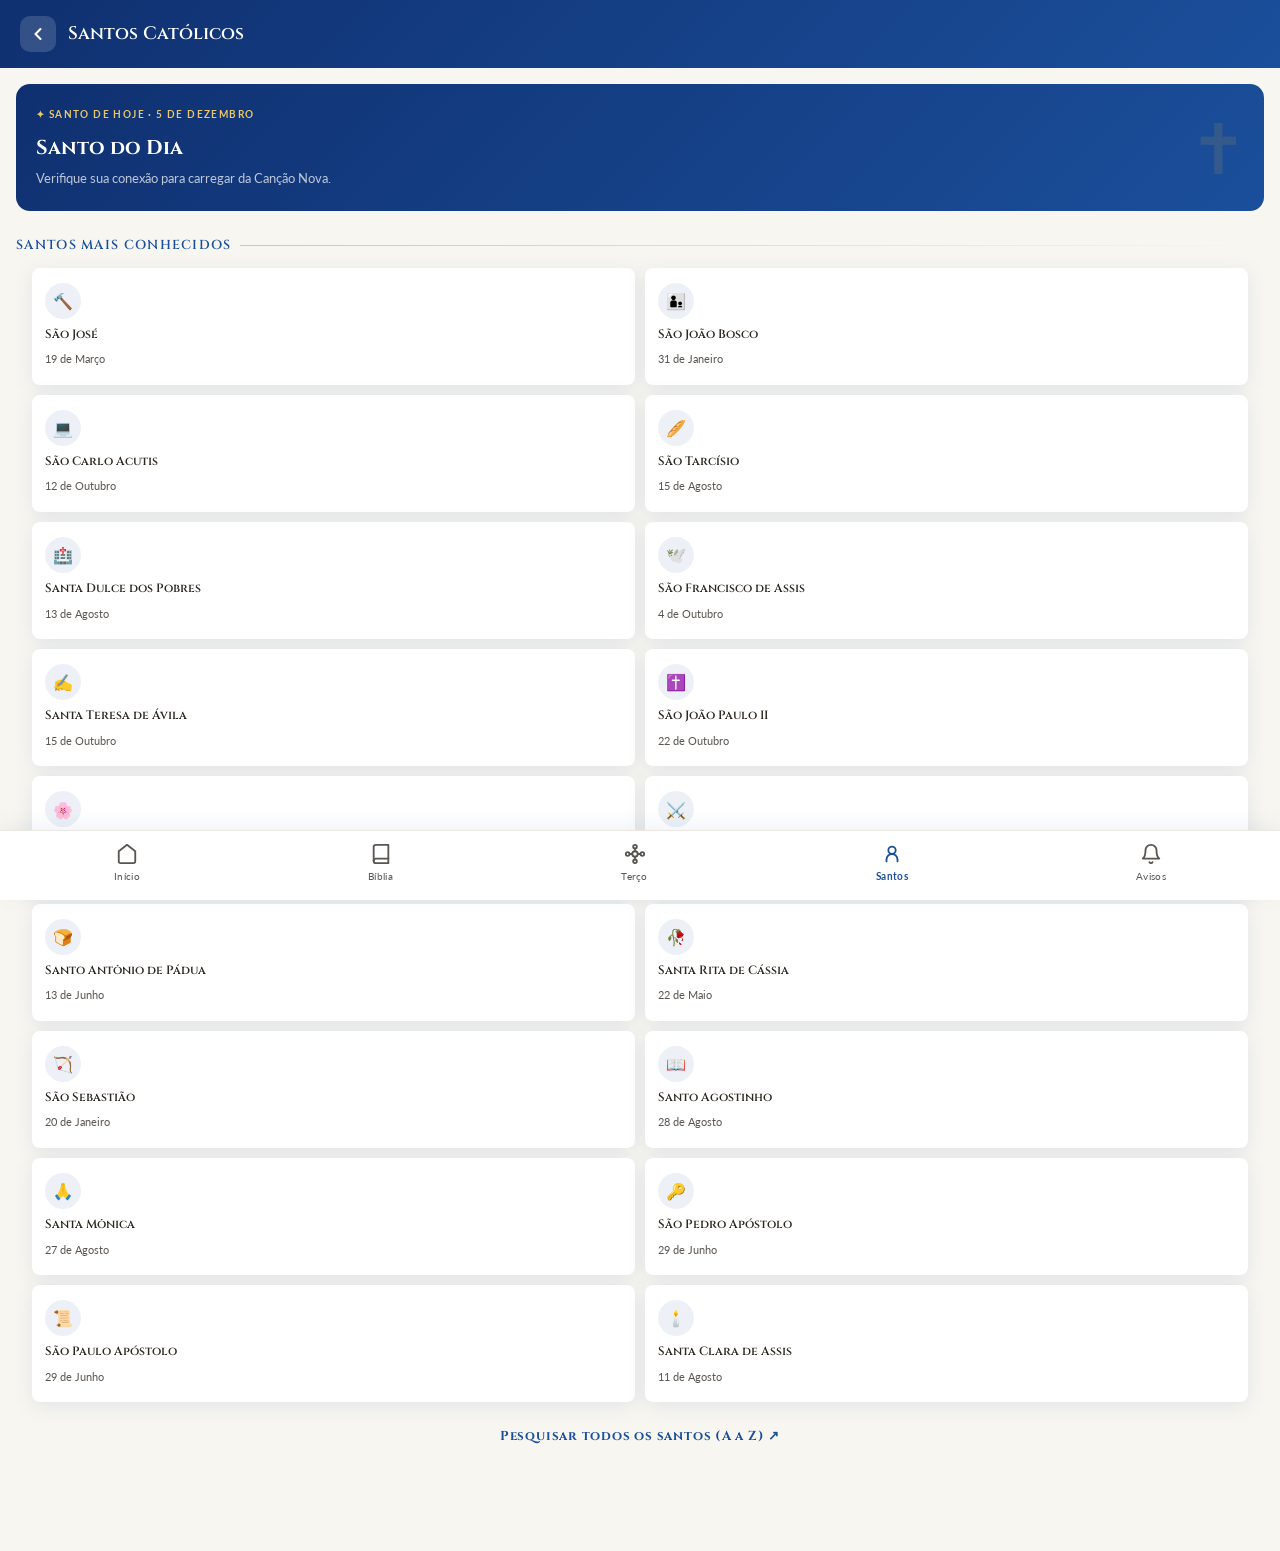
<file: pages/santos.html>
<!DOCTYPE html>
<html lang="pt-BR">

<head>
    <meta charset="UTF-8" />
    <meta name="viewport" content="width=device-width, initial-scale=1.0" />
    <title>Santos — Jovens Luz do Mundo</title>
    <link rel="stylesheet" href="../css/style.css" />
    <link rel="icon" type="image/svg+xml" href="../img/gemini-svg.svg" />
    <style>
        /* ===== CARD SANTO DO DIA ===== */
        .santo-dia-card {
            margin: 16px 16px 0;
            background: linear-gradient(135deg, var(--azul-royal-escuro), var(--azul-royal));
            border-radius: var(--raio);
            padding: 22px 20px;
            position: relative;
            overflow: hidden;
            min-height: 110px;
        }

        .santo-dia-card::before {
            content: '✝';
            position: absolute;
            right: 16px;
            top: 50%;
            transform: translateY(-50%);
            font-size: 70px;
            color: rgba(201, 168, 76, 0.15);
        }

        .santo-dia-label {
            font-size: 10px;
            font-weight: 700;
            letter-spacing: 0.14em;
            color: var(--dourado-claro);
            text-transform: uppercase;
            margin-bottom: 10px;
        }

        .santo-dia-nome {
            font-family: var(--fonte-titulo);
            font-size: 20px;
            font-weight: 700;
            color: #fff;
            margin-bottom: 4px;
            position: relative;
            z-index: 1;
        }

        .santo-dia-sub {
            font-size: 13px;
            color: rgba(255, 255, 255, 0.72);
            position: relative;
            z-index: 1;
        }

        .santo-dia-btn {
            margin-top: 14px;
            background: rgba(201, 168, 76, 0.20);
            border: 1px solid rgba(201, 168, 76, 0.45);
            border-radius: 20px;
            padding: 6px 16px;
            color: var(--dourado-claro);
            font-family: var(--fonte-titulo);
            font-size: 12px;
            font-weight: 600;
            cursor: pointer;
            transition: var(--transicao);
            letter-spacing: 0.05em;
            display: inline-block;
            position: relative;
            z-index: 1;
        }

        .santo-dia-btn:hover {
            background: rgba(201, 168, 76, 0.35);
        }

        /* ===== LOADING ===== */
        @keyframes pulse {

            0%,
            100% {
                opacity: .3
            }

            50% {
                opacity: .75
            }
        }

        .lp {
            border-radius: 6px;
            animation: pulse 1.4s ease-in-out infinite;
        }

        .lp-white {
            background: rgba(255, 255, 255, 0.2);
        }

        .lp-gray {
            background: rgba(27, 79, 155, 0.10);
        }

        /* ===== LISTA DE SANTOS CONHECIDOS ===== */
        .santos-grid {
            display: grid;
            grid-template-columns: repeat(2, 1fr);
            gap: 10px;
            padding: 0 16px;
        }

        .santo-card-mini {
            background: var(--branco-puro);
            border-radius: var(--raio-sm);
            padding: 14px 12px;
            box-shadow: var(--sombra);
            cursor: pointer;
            transition: var(--transicao);
            border: 1.5px solid transparent;
        }

        .santo-card-mini:hover {
            border-color: var(--dourado-claro);
            transform: translateY(-2px);
        }

        .santo-card-mini .s-icone {
            width: 36px;
            height: 36px;
            border-radius: 50%;
            background: rgba(27, 79, 155, 0.08);
            display: flex;
            align-items: center;
            justify-content: center;
            margin-bottom: 8px;
            font-size: 16px;
        }

        .santo-card-mini h4 {
            font-family: var(--fonte-titulo);
            font-size: 12px;
            font-weight: 600;
            color: var(--texto-escuro);
            margin-bottom: 2px;
            line-height: 1.3;
        }

        .santo-card-mini span {
            font-size: 11px;
            color: var(--cinza-texto);
        }

        /* ===== OVERLAY BIOGRAFIA ===== */
        .bio-overlay {
            display: none;
            position: fixed;
            inset: 0;
            background: var(--branco-gelo);
            z-index: 200;
            flex-direction: column;
        }

        .bio-overlay.aberto {
            display: flex;
        }

        .bio-topo {
            background: linear-gradient(135deg, var(--azul-royal-escuro), var(--azul-royal));
            padding: 16px 16px 24px;
            flex-shrink: 0;
            display: flex;
            align-items: flex-start;
            gap: 12px;
        }

        .bio-fechar {
            background: rgba(255, 255, 255, 0.15);
            border: none;
            border-radius: 10px;
            width: 36px;
            height: 36px;
            display: flex;
            align-items: center;
            justify-content: center;
            cursor: pointer;
            flex-shrink: 0;
        }

        .bio-topo-info h3 {
            font-family: var(--fonte-titulo);
            font-size: 20px;
            font-weight: 700;
            color: #fff;
            margin-bottom: 4px;
        }

        .bio-topo-info p {
            font-size: 13px;
            color: var(--dourado-claro);
        }

        .bio-corpo {
            flex: 1;
            overflow-y: auto;
            padding: 20px 16px 40px;
        }

        .bio-secao {
            background: var(--branco-puro);
            border-radius: var(--raio-sm);
            padding: 16px;
            margin-bottom: 12px;
            box-shadow: var(--sombra);
        }

        .bio-secao-titulo {
            font-family: var(--fonte-titulo);
            font-size: 12px;
            font-weight: 700;
            letter-spacing: 0.08em;
            color: var(--dourado-escuro);
            text-transform: uppercase;
            margin-bottom: 8px;
        }

        .bio-secao p {
            font-size: 14px;
            line-height: 1.8;
            color: var(--texto-escuro);
        }

        .bio-tag {
            display: inline-block;
            background: rgba(27, 79, 155, 0.08);
            color: var(--azul-royal);
            font-size: 11px;
            font-weight: 700;
            padding: 3px 10px;
            border-radius: 20px;
            margin: 2px;
            font-family: var(--fonte-titulo);
            letter-spacing: 0.04em;
        }
    </style>
</head>

<body>

    <header class="page-header">
        <a href="../index.html" class="voltar">
            <svg width="20" height="20" viewBox="0 0 24 24" fill="none" stroke="#fff" stroke-width="2.5"
                stroke-linecap="round" stroke-linejoin="round">
                <polyline points="15 18 9 12 15 6" />
            </svg>
        </a>
        <h2>Santos Católicos</h2>
    </header>

    <!-- SANTO DO DIA (via API) -->
    <div class="santo-dia-card" id="card-santo-dia">
        <div class="santo-dia-label">✦ Santo de Hoje</div>
        <div class="lp lp-white" style="width:70%;height:18px;margin-bottom:8px;"></div>
        <div class="lp lp-white" style="width:45%;height:13px;"></div>
    </div>

    <!-- SANTOS CONHECIDOS -->
    <section class="secao">
        <h2 class="secao-titulo">Santos mais conhecidos</h2>
        <div class="santos-grid" id="santos-grid"></div>

        <a href="https://santo.cancaonova.com/santos/" target="_blank" rel="noopener noreferrer"
            style="display:block; text-align:center; margin-top:24px; font-size:13px; color:var(--azul-royal); font-weight:700; font-family:var(--fonte-titulo); letter-spacing:0.06em; text-decoration:none;">
            Pesquisar todos os santos (A a Z) ↗
        </a>
    </section>

    <div style="height:24px;"></div>

    <!-- OVERLAY BIOGRAFIA -->
    <div id="bio-overlay" class="bio-overlay">
        <div class="bio-topo">
            <button class="bio-fechar" onclick="fecharBio()">
                <svg width="20" height="20" viewBox="0 0 24 24" fill="none" stroke="#fff" stroke-width="2.5"
                    stroke-linecap="round">
                    <polyline points="15 18 9 12 15 6" />
                </svg>
            </button>
            <div class="bio-topo-info">
                <h3 id="bio-nome">Santo</h3>
                <p id="bio-data">Data</p>
            </div>
        </div>
        <div class="bio-corpo" id="bio-corpo"></div>
    </div>

    <!-- NAV -->
    <nav class="nav-bottom">
        <a href="../index.html" class="nav-item"><svg width="22" height="22" viewBox="0 0 24 24" fill="none"
                stroke-width="2" stroke-linecap="round" stroke-linejoin="round">
                <path d="M3 9l9-7 9 7v11a2 2 0 0 1-2 2H5a2 2 0 0 1-2-2z" />
            </svg><span>Início</span></a>
        <a href="biblia.html" class="nav-item"><svg width="22" height="22" viewBox="0 0 24 24" fill="none"
                stroke-width="2" stroke-linecap="round" stroke-linejoin="round">
                <path d="M4 19.5A2.5 2.5 0 0 1 6.5 17H20" />
                <path d="M6.5 2H20v20H6.5A2.5 2.5 0 0 1 4 19.5v-15A2.5 2.5 0 0 1 6.5 2z" />
            </svg><span>Bíblia</span></a>
        <a href="terco.html" class="nav-item"><svg width="22" height="22" viewBox="0 0 24 24" fill="none"
                stroke-width="2" stroke-linecap="round" stroke-linejoin="round">
                <circle cx="12" cy="12" r="3" />
                <circle cx="12" cy="4" r="2" />
                <circle cx="20" cy="12" r="2" />
                <circle cx="12" cy="20" r="2" />
                <circle cx="4" cy="12" r="2" />
                <line x1="12" y1="6" x2="12" y2="9" />
                <line x1="15" y1="12" x2="18" y2="12" />
                <line x1="12" y1="15" x2="12" y2="18" />
                <line x1="6" y1="12" x2="9" y2="12" />
            </svg><span>Terço</span></a>
        <a href="santos.html" class="nav-item ativo"><svg width="22" height="22" viewBox="0 0 24 24" fill="none"
                stroke-width="2" stroke-linecap="round" stroke-linejoin="round">
                <circle cx="12" cy="8" r="4" />
                <path d="M6 20v-2a6 6 0 0 1 12 0v2" />
            </svg><span>Santos</span></a>
        <a href="avisos.html" class="nav-item"><svg width="22" height="22" viewBox="0 0 24 24" fill="none"
                stroke-width="2" stroke-linecap="round" stroke-linejoin="round">
                <path d="M18 8A6 6 0 0 0 6 8c0 7-3 9-3 9h18s-3-2-3-9" />
                <path d="M13.73 21a2 2 0 0 1-3.46 0" />
            </svg><span>Avisos</span></a>
    </nav>

    <script>
        // ===== API: SANTO DO DIA (DIRETO DA CANÇÃO NOVA) =====
        async function carregarSantoDia() {
            const card = document.getElementById('card-santo-dia');
            const dataHoje = `${new Date().getDate()} de ${mesAtual()}`;

            try {
                // Bula o bloqueio de CORS lendo o site oficial
                const urlAlvo = 'https://santo.cancaonova.com/';
                const r = await fetch(`https://api.allorigins.win/get?url=${encodeURIComponent(urlAlvo)}`);
                if (!r.ok) throw new Error();

                const dados = await r.json();
                const parser = new DOMParser();
                const doc = parser.parseFromString(dados.contents, "text/html");

                const tituloSite = doc.querySelector('h1.entry-title');
                const conteudoSite = doc.querySelector('.entry-content');

                if (tituloSite) {
                    const textoCompleto = tituloSite.textContent.trim();
                    let nome = textoCompleto;
                    let sub = "Exemplo de fé e santidade";

                    // Corta o nome na vírgula ou traço
                    if (textoCompleto.includes(',')) {
                        const partes = textoCompleto.split(/,(.+)/);
                        nome = partes[0].trim();
                        sub = partes[1].trim();
                    } else if (textoCompleto.includes(' - ')) {
                        const partes = textoCompleto.split(/ - (.+)/);
                        nome = partes[0].trim();
                        sub = partes[1].trim();
                    }
                    sub = sub.charAt(0).toUpperCase() + sub.slice(1);

                    // Pega os parágrafos da biografia no site
                    let bioTexto = [];
                    if (conteudoSite) {
                        const paragrafos = conteudoSite.querySelectorAll('p');
                        paragrafos.forEach(p => {
                            const t = p.textContent.trim();
                            if (t.length > 20) bioTexto.push({ titulo: null, texto: t });
                        });
                    }

                    santoHoje = { nome, sub, dia: dataHoje, bioObj: bioTexto };

                    card.innerHTML = `
          <div class="santo-dia-label">✦ Santo de Hoje · ${dataHoje}</div>
          <div class="santo-dia-nome">${nome}</div>
          <div class="santo-dia-sub">${sub}</div>
          <button class="santo-dia-btn" onclick="abrirBioAPI()">Ler biografia completa →</button>`;
                    return;
                }
            } catch (e) {
                console.warn("Canção Nova falhou. Verifique a internet.");
            }

            // Se o celular estiver sem internet
            card.innerHTML = `
      <div class="santo-dia-label">✦ Santo de Hoje · ${dataHoje}</div>
      <div class="santo-dia-nome">Santo do Dia</div>
      <div class="santo-dia-sub">Verifique sua conexão para carregar da Canção Nova.</div>`;
        }

        let santoHoje = null;
        function mesAtual() {
            const m = ['Janeiro', 'Fevereiro', 'Março', 'Abril', 'Maio', 'Junho', 'Julho', 'Agosto', 'Setembro', 'Outubro', 'Novembro', 'Dezembro'];
            return m[new Date().getMonth()];
        }

        function abrirBioAPI() {
            if (!santoHoje) return;
            abrirBio({
                nome: santoHoje.nome,
                data: santoHoje.dia,
                categorias: ['Santo do Dia', 'Canção Nova'],
                bio: santoHoje.bioObj && santoHoje.bioObj.length > 0 ? santoHoje.bioObj : [{ titulo: null, texto: "Biografia não disponível no momento." }]
            });
        }

        carregarSantoDia();

        // ===== SANTOS FIXOS (PARA A GRADE INFERIOR) =====
        const santos = [
            {
                nome: 'São José', emoji: '🔨', data: '19 de Março',
                categorias: ['Pai Adotivo de Jesus', 'Carpinteiro'],
                bio: [
                    { titulo: 'Esposo de Maria', texto: 'São José foi escolhido por Deus para ser o esposo da Virgem Maria e pai terreno de Jesus Cristo. Era descendente da casa de Davi, conforme anunciado pelas profecias messiânicas.' },
                    { titulo: 'Guardião da Sagrada Família', texto: 'José protegeu Maria e Jesus durante a fuga para o Egito, fugindo da perseguição de Herodes. Retornou depois para Nazaré, onde criou Jesus com amor e sabedoria.' }
                ]
            },
            {
                nome: 'São João Bosco', emoji: '👨‍👦', data: '31 de Janeiro',
                categorias: ['Sacerdote', 'Padroeiro da Juventude'],
                bio: [
                    { titulo: 'O Pai dos Jovens', texto: 'João Bosco nasceu na Itália em 1815. De família muito pobre, perdeu o pai cedo e foi criado por sua mãe, Mamãe Margarida. Desde pequeno, sentiu o chamado para ajudar os jovens.' },
                    { titulo: 'O Sistema Preventivo', texto: 'Fundou o Oratório de São Francisco de Sales, acolhendo meninos de rua em Turim. Seu lema era: Dai-me almas e ficai com o resto.' }
                ]
            },
            {
                nome: 'São Carlo Acutis', emoji: '💻', data: '12 de Outubro',
                categorias: ['Jovem', 'Itália', 'Internet'],
                bio: [
                    { titulo: 'O Jovem Normal', texto: 'Carlo Acutis nasceu em 1991. Era um adolescente comum que jogava videogame, gostava de futebol e era apaixonado por computação.' },
                    { titulo: 'Amor pela Eucaristia', texto: 'Usou suas habilidades como programador para criar um site que catalogava todos os Milagres Eucarísticos do mundo. Faleceu aos 15 anos devido a uma leucemia e foi canonizado em 7 de setembro de 2025.' }
                ]
            },
            {
                nome: 'São Tarcísio', emoji: '🥖', data: '15 de Agosto',
                categorias: ['Mártir', 'Coroinhas'],
                bio: [
                    { titulo: 'O Jovem Acólito', texto: 'Tarcísio era um menino cristão que viveu em Roma no século III. Ajudava nas missas secretas nas catacumbas.' },
                    { titulo: 'A Missão Perigosa', texto: 'Ofereceu-se para levar a hóstia escondida aos cristãos presos. No caminho, foi abordado por pagãos e apedrejado até a morte protegendo o Corpo de Cristo.' }
                ]
            },
            {
                nome: 'Santa Dulce dos Pobres', emoji: '🏥', data: '13 de Agosto',
                categorias: ['Brasil', 'Caridade'],
                bio: [
                    { titulo: 'O Anjo Bom da Bahia', texto: 'Maria Rita nasceu em Salvador (1914). Desde cedo acolhia mendigos. Sem ter onde abrigar os doentes, pediu para usar o galinheiro do convento. Esse foi o embrião do Hospital Santo Antônio.' }
                ]
            },
            {
                nome: 'São Francisco de Assis', emoji: '🕊️', data: '4 de Outubro',
                categorias: ['Frade', 'Itália', 'Natureza'],
                bio: [
                    { titulo: 'Conversão', texto: 'Filho de um rico comerciante, levou uma vida festiva até ouvir Jesus do crucifixo dizer: "vai e reconstrói a minha Igreja". Abandonou a riqueza e abraçou a pobreza radical.' }
                ]
            },
            {
                nome: 'Santa Teresa de Ávila', emoji: '✍️', data: '15 de Outubro',
                categorias: ['Doutora da Igreja', 'Mística'],
                bio: [
                    { titulo: 'Vida e Vocação', texto: 'Nasceu na Espanha (1515). Passou anos de luta espiritual até uma profunda conversão. Escreveu obras fundamentais como "O Castelo Interior".' }
                ]
            },
            {
                nome: 'São João Paulo II', emoji: '✝️', data: '22 de Outubro',
                categorias: ['Papa', 'Jovens'],
                bio: [
                    { titulo: 'O Papa da Juventude', texto: 'Primeiro Papa polonês. Sobreviveu a um atentado em 1981 e perdoou o atirador na prisão. Convocou as Jornadas Mundiais da Juventude (JMJ).' }
                ]
            },
            {
                nome: 'Santa Teresinha', emoji: '🌸', data: '1º de Outubro',
                categorias: ['Doutora da Igreja', 'Carmelita'],
                bio: [
                    { titulo: 'A Pequena Via', texto: 'Entrou para o Carmelo com 15 anos. Ensinou que a santidade não está em feitos gigantescos, mas em fazer pequenas coisas com imenso amor.' }
                ]
            },
            {
                nome: 'São Miguel Arcanjo', emoji: '⚔️', data: '29 de Setembro',
                categorias: ['Arcanjo', 'Batalha Espiritual'],
                bio: [
                    { titulo: 'Príncipe dos Anjos', texto: 'Seu nome significa "Quem é como Deus?". Aparece no Apocalipse liderando a expulsão de Satanás do céu. A oração a ele é uma forte arma espiritual.' }
                ]
            },
            {
                nome: 'Santo Antônio de Pádua', emoji: '🍞', data: '13 de Junho',
                categorias: ['Doutor da Igreja', 'Pregador'],
                bio: [
                    { titulo: 'O Pregador', texto: 'Português de nascimento, seu dom da pregação na Itália o tornou lendário, arrastando multidões. É famoso pela caridade.' }
                ]
            },
            {
                nome: 'Santa Rita de Cássia', emoji: '🥀', data: '22 de Maio',
                categorias: ['Viúva', 'Causas Impossíveis'],
                bio: [
                    { titulo: 'Paciência e Dor', texto: 'Suportou um casamento violento, convertendo o marido. Após perder os filhos, entrou para o convento e recebeu na testa a chaga de um espinho da coroa de Jesus.' }
                ]
            },
            {
                nome: 'São Sebastião', emoji: '🏹', data: '20 de Janeiro',
                categorias: ['Mártir', 'Soldado'],
                bio: [
                    { titulo: 'Soldado de Cristo', texto: 'Soldado romano que secretamente confortava os cristãos. Ao ser descoberto, foi condenado a morrer cravado por flechas.' }
                ]
            },
            {
                nome: 'Santo Agostinho', emoji: '📖', data: '28 de Agosto',
                categorias: ['Doutor da Igreja', 'Convertido'],
                bio: [
                    { titulo: 'Tarde te Amei', texto: 'Levou uma vida de prazeres por muitos anos. Converteu-se aos 33 anos. Sua frase famosa é: "Nosso coração está inquieto até repousar em Ti, Senhor."' }
                ]
            },
            {
                nome: 'Santa Mônica', emoji: '🙏', data: '27 de Agosto',
                categorias: ['Mãe de Agostinho', 'Perseverança'],
                bio: [
                    { titulo: 'As Lágrimas de uma Mãe', texto: 'Rezou chorando por 17 anos seguidos pela conversão de seu filho. Viu-o ser batizado pouco antes de morrer.' }
                ]
            },
            {
                nome: 'São Pedro Apóstolo', emoji: '🔑', data: '29 de Junho',
                categorias: ['Primeiro Papa', 'Pescador'],
                bio: [
                    { titulo: 'A Rocha', texto: 'Um humilde pescador chamado Simão. Jesus mudou seu nome para Pedro e o fez o primeiro líder da Igreja. Foi crucificado de cabeça para baixo em Roma.' }
                ]
            },
            {
                nome: 'São Paulo Apóstolo', emoji: '📜', data: '29 de Junho',
                categorias: ['Missionário', 'Escritor'],
                bio: [
                    { titulo: 'O Grande Missionário', texto: 'Prendia os cristãos até ser derrubado no caminho de Damasco. Tornou-se Paulo, fundou igrejas e escreveu grande parte do Novo Testamento.' }
                ]
            },
            {
                nome: 'Santa Clara de Assis', emoji: '🕯️', data: '11 de Agosto',
                categorias: ['Fundadora', 'Pobreza'],
                bio: [
                    { titulo: 'As Clarissas', texto: 'Fugiu de casa aos 18 anos para viver na pobreza total. Fundou a Ordem das Clarissas e espantou um exército invasor segurando o Santíssimo Sacramento.' }
                ]
            }
        ];

        // Renderiza a grade
        const grid = document.getElementById('santos-grid');
        santos.forEach((s) => {
            const card = document.createElement('div');
            card.className = 'santo-card-mini';
            card.innerHTML = `
      <div class="s-icone">${s.emoji}</div>
      <h4>${s.nome}</h4>
      <span>${s.data}</span>`;
            card.onclick = () => abrirBio(s);
            grid.appendChild(card);
        });

        // ===== ABRIR E FECHAR BIOGRAFIA =====
        function abrirBio(santo) {
            document.getElementById('bio-nome').textContent = santo.nome;
            document.getElementById('bio-data').textContent = santo.data || '';
            document.getElementById('bio-overlay').classList.add('aberto');

            const corpo = document.getElementById('bio-corpo');
            let html = '';

            if (santo.categorias?.length) {
                html += `<div style="margin-bottom:14px;">`;
                santo.categorias.forEach(c => { html += `<span class="bio-tag">${c}</span>`; });
                html += `</div>`;
            }

            if (Array.isArray(santo.bio)) {
                santo.bio.forEach(sec => {
                    html += `<div class="bio-secao">`;
                    if (sec.titulo) html += `<div class="bio-secao-titulo">✦ ${sec.titulo}</div>`;
                    const paragrafos = sec.texto.split('\n\n').filter(p => p.trim());
                    paragrafos.forEach(p => {
                        html += `<p>${p.replace(/\n/g, '<br>')}</p>`;
                    });
                    html += `</div>`;
                });
            }

            corpo.innerHTML = html;
            corpo.scrollTop = 0;
        }

        function fecharBio() {
            document.getElementById('bio-overlay').classList.remove('aberto');
        }
    </script>
</body>

</html>
</file>
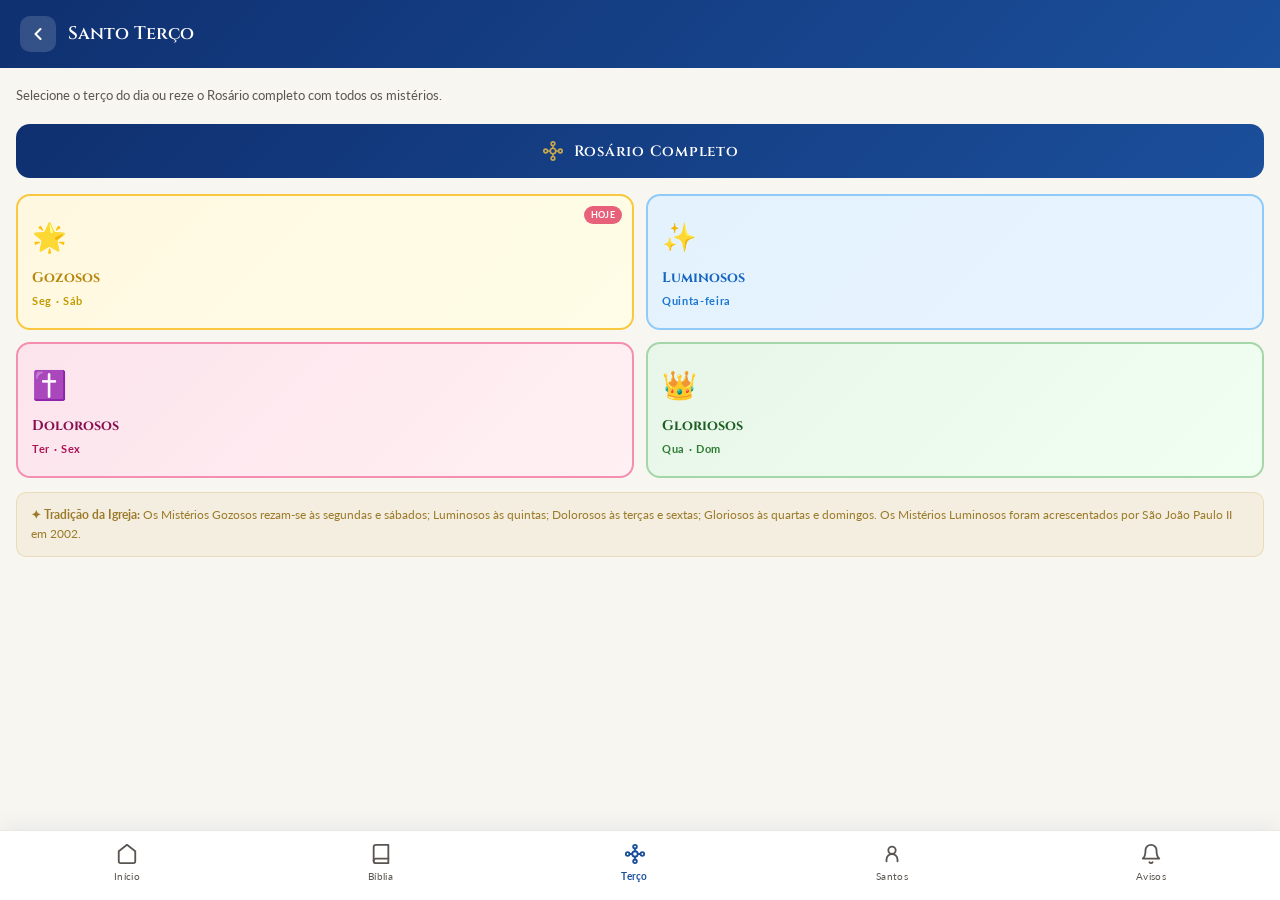
<file: pages/terco.html>
<!DOCTYPE html>
<html lang="pt-BR">

<head>
  <meta charset="UTF-8" />
  <meta name="viewport" content="width=device-width, initial-scale=1.0" />
  <title>Santo Terço — Jovens Luz do Mundo</title>
  <link rel="stylesheet" href="../css/style.css" />
  <link rel="icon" type="image/svg+xml" href="../img/gemini-svg.svg" />


  <style>
    /* ===== SELEÇÃO DE TERÇO ===== */
    .terco-grid {
      display: grid;
      grid-template-columns: repeat(2, 1fr);
      gap: 12px;
      padding: 16px 16px 0;
    }

    .terco-card {
      border-radius: var(--raio);
      padding: 18px 14px;
      cursor: pointer;
      transition: var(--transicao);
      border: 2px solid transparent;
      position: relative;
      overflow: hidden;
    }

    .terco-card:hover {
      transform: translateY(-2px);
    }

    .terco-card.gozoso {
      background: linear-gradient(135deg, #fff8e1, #fffde7);
      border-color: #F9C840;
    }

    .terco-card.luminoso {
      background: linear-gradient(135deg, #e3f2fd, #e8f4ff);
      border-color: #90CAF9;
    }

    .terco-card.doloroso {
      background: linear-gradient(135deg, #fce4ec, #fff0f3);
      border-color: #F48FB1;
    }

    .terco-card.glorioso {
      background: linear-gradient(135deg, #e8f5e9, #f1fff2);
      border-color: #A5D6A7;
    }

    .terco-card .icone {
      font-size: 28px;
      margin-bottom: 8px;
    }

    .terco-card h3 {
      font-family: var(--fonte-titulo);
      font-size: 14px;
      font-weight: 700;
      margin-bottom: 3px;
    }

    .terco-card.gozoso h3 {
      color: #b8860b;
    }

    .terco-card.luminoso h3 {
      color: #1565C0;
    }

    .terco-card.doloroso h3 {
      color: #880E4F;
    }

    .terco-card.glorioso h3 {
      color: #1B5E20;
    }

    .terco-card .dias {
      font-size: 11px;
      font-weight: 700;
      letter-spacing: 0.06em;
    }

    .terco-card.gozoso .dias {
      color: #c49a00;
    }

    .terco-card.luminoso .dias {
      color: #1976D2;
    }

    .terco-card.doloroso .dias {
      color: #AD1457;
    }

    .terco-card.glorioso .dias {
      color: #2E7D32;
    }

    .terco-card .hoje-badge {
      position: absolute;
      top: 10px;
      right: 10px;
      background: var(--rosa-coral);
      color: #fff;
      font-size: 9px;
      font-weight: 700;
      padding: 2px 7px;
      border-radius: 10px;
      letter-spacing: 0.04em;
    }

    /* ===== ROSÁRIO COMPLETO ===== */
    .rosario-btn {
      margin: 14px 16px 0;
      width: calc(100% - 32px);
      padding: 16px;
      background: linear-gradient(135deg, var(--azul-royal-escuro), var(--azul-royal));
      border: none;
      border-radius: var(--raio);
      cursor: pointer;
      display: flex;
      align-items: center;
      justify-content: center;
      gap: 10px;
      transition: var(--transicao);
    }

    .rosario-btn:hover {
      opacity: 0.92;
    }

    .rosario-btn span {
      font-family: var(--fonte-titulo);
      font-size: 15px;
      font-weight: 600;
      color: #fff;
      letter-spacing: 0.05em;
    }

    /* ===== TELA DE REZAR ===== */
    .rezar-overlay {
      display: none;
      position: fixed;
      inset: 0;
      background: var(--branco-gelo);
      z-index: 200;
      flex-direction: column;
    }

    .rezar-overlay.aberto {
      display: flex;
    }

    .rezar-topo {
      padding: 16px 16px 20px;
      display: flex;
      align-items: center;
      gap: 12px;
      flex-shrink: 0;
    }

    .rezar-topo.gozoso {
      background: linear-gradient(135deg, #b8860b, #d4a017);
    }

    .rezar-topo.luminoso {
      background: linear-gradient(135deg, #0F3070, #1B4F9B);
    }

    .rezar-topo.doloroso {
      background: linear-gradient(135deg, #880E4F, #AD1457);
    }

    .rezar-topo.glorioso {
      background: linear-gradient(135deg, #1B5E20, #2E7D32);
    }

    .rezar-topo.rosario {
      background: linear-gradient(135deg, var(--azul-royal-escuro), var(--azul-royal));
    }

    .rezar-topo .fechar {
      background: rgba(255, 255, 255, 0.18);
      border: none;
      border-radius: 10px;
      width: 36px;
      height: 36px;
      display: flex;
      align-items: center;
      justify-content: center;
      cursor: pointer;
      flex-shrink: 0;
    }

    .rezar-topo h3 {
      font-family: var(--fonte-titulo);
      font-size: 17px;
      font-weight: 600;
      color: #fff;
    }

    .rezar-topo p {
      font-size: 12px;
      color: rgba(255, 255, 255, 0.75);
      margin-top: 2px;
    }

    /* Progresso */
    .progresso-bar {
      height: 3px;
      background: rgba(0, 0, 0, 0.08);
      flex-shrink: 0;
    }

    .progresso-fill {
      height: 100%;
      background: var(--dourado);
      transition: width 0.4s ease;
    }

    /* Conteúdo */
    .rezar-conteudo {
      flex: 1;
      overflow-y: auto;
      padding: 20px 16px 100px;
    }

    .misterio-num {
      text-align: center;
      font-size: 11px;
      font-weight: 700;
      letter-spacing: 0.12em;
      color: var(--cinza-texto);
      text-transform: uppercase;
      margin-bottom: 6px;
    }

    .misterio-nome {
      text-align: center;
      font-family: var(--fonte-titulo);
      font-size: 20px;
      font-weight: 700;
      color: var(--azul-royal);
      margin-bottom: 4px;
    }

    .misterio-desc {
      text-align: center;
      font-size: 13px;
      color: var(--cinza-texto);
      line-height: 1.6;
      margin-bottom: 20px;
    }

    .oracao-box {
      background: var(--branco-puro);
      border-radius: var(--raio);
      padding: 20px;
      box-shadow: var(--sombra);
      margin-bottom: 12px;
    }

    .oracao-titulo {
      font-family: var(--fonte-titulo);
      font-size: 12px;
      font-weight: 700;
      letter-spacing: 0.10em;
      color: var(--dourado-escuro);
      text-transform: uppercase;
      margin-bottom: 10px;
    }

    .oracao-texto {
      font-size: 15px;
      line-height: 1.85;
      color: var(--texto-escuro);
    }

    .oracao-destaque {
      background: rgba(27, 79, 155, 0.06);
      border-left: 3px solid var(--azul-royal);
      border-radius: 0 8px 8px 0;
      padding: 12px 14px;
      margin: 10px 0;
      font-size: 14px;
      line-height: 1.7;
      color: var(--texto-escuro);
      font-style: italic;
    }

    /* Navegação entre mistérios */
    .rezar-nav {
      position: fixed;
      bottom: 0;
      left: 0;
      right: 0;
      background: var(--branco-puro);
      border-top: 1px solid var(--cinza-suave);
      padding: 12px 16px 20px;
      display: flex;
      gap: 10px;
      align-items: center;
    }

    .nav-misterio-btn {
      flex: 1;
      padding: 12px;
      border-radius: var(--raio-sm);
      border: none;
      font-family: var(--fonte-titulo);
      font-size: 13px;
      font-weight: 600;
      cursor: pointer;
      transition: var(--transicao);
      letter-spacing: 0.04em;
    }

    .nav-anterior {
      background: var(--cinza-suave);
      color: var(--cinza-texto);
    }

    .nav-proximo {
      background: var(--azul-royal);
      color: #fff;
    }

    .nav-proximo:hover {
      background: var(--azul-royal-escuro);
    }

    .pontos-misterio {
      display: flex;
      gap: 5px;
      justify-content: center;
      margin-bottom: 8px;
    }

    .ponto {
      width: 8px;
      height: 8px;
      border-radius: 50%;
      background: var(--cinza-suave);
      transition: var(--transicao);
    }

    .ponto.ativo {
      background: var(--azul-royal);
    }
  </style>
</head>

<body>

  <!-- CABEÇALHO -->
  <header class="page-header">
    <a href="../index.html" class="voltar">
      <svg width="20" height="20" viewBox="0 0 24 24" fill="none" stroke="#fff" stroke-width="2.5"
        stroke-linecap="round" stroke-linejoin="round">
        <polyline points="15 18 9 12 15 6" />
      </svg>
    </a>
    <h2>Santo Terço</h2>
  </header>

  <div class="page-content" style="padding-top:16px; padding-bottom:4px;">
    <p style="font-size:13px; color:var(--cinza-texto); line-height:1.7;">
      Selecione o terço do dia ou reze o Rosário completo com todos os mistérios.
    </p>
  </div>

  <!-- BOTÃO ROSÁRIO COMPLETO -->
  <button class="rosario-btn" onclick="abrirRosario()">
    <svg width="22" height="22" viewBox="0 0 24 24" fill="none" stroke="#C9A84C" stroke-width="1.8"
      stroke-linecap="round" stroke-linejoin="round">
      <circle cx="12" cy="12" r="3" />
      <circle cx="12" cy="4" r="2" />
      <circle cx="20" cy="12" r="2" />
      <circle cx="12" cy="20" r="2" />
      <circle cx="4" cy="12" r="2" />
      <line x1="12" y1="6" x2="12" y2="9" />
      <line x1="15" y1="12" x2="18" y2="12" />
      <line x1="12" y1="15" x2="12" y2="18" />
      <line x1="6" y1="12" x2="9" y2="12" />
    </svg>
    <span>Rosário Completo</span>
  </button>

  <!-- GRADE DOS TERÇOS -->
  <div class="terco-grid">

    <div class="terco-card gozoso" onclick="abrirTerco('gozoso')">
      <div class="icone">🌟</div>
      <h3>Gozosos</h3>
      <div class="dias">Seg · Sáb</div>
    </div>

    <div class="terco-card luminoso" onclick="abrirTerco('luminoso')">
      <div class="icone">✨</div>
      <h3>Luminosos</h3>
      <div class="dias">Quinta-feira</div>
    </div>

    <div class="terco-card doloroso" onclick="abrirTerco('doloroso')">
      <div class="icone">✝️</div>
      <h3>Dolorosos</h3>
      <div class="dias">Ter · Sex</div>
    </div>

    <div class="terco-card glorioso" onclick="abrirTerco('glorioso')">
      <div class="icone">👑</div>
      <h3>Gloriosos</h3>
      <div class="dias">Qua · Dom</div>
    </div>

  </div>

  <!-- Nota sobre os dias -->
  <div class="page-content" style="padding-top:14px;">
    <div
      style="background:rgba(201,168,76,0.10); border-radius:10px; padding:12px 14px; border:1px solid rgba(201,168,76,0.25);">
      <p style="font-size:12px; color:var(--dourado-escuro); line-height:1.65;">
        <strong>✦ Tradição da Igreja:</strong> Os Mistérios Gozosos rezam-se às segundas e sábados; Luminosos às
        quintas; Dolorosos às terças e sextas; Gloriosos às quartas e domingos. Os Mistérios Luminosos foram
        acrescentados por São João Paulo II em 2002.
      </p>
    </div>
  </div>

  <!-- ===== TELA DE REZAR ===== -->
  <div id="rezar-screen" class="rezar-overlay">
    <div id="rezar-topo-div" class="rezar-topo luminoso">
      <button class="fechar" onclick="fecharRezar()">
        <svg width="20" height="20" viewBox="0 0 24 24" fill="none" stroke="#fff" stroke-width="2.5"
          stroke-linecap="round">
          <polyline points="15 18 9 12 15 6" />
        </svg>
      </button>
      <div>
        <h3 id="rezar-titulo">Mistérios</h3>
        <p id="rezar-subtitulo">Terço</p>
      </div>
    </div>
    <div class="progresso-bar">
      <div class="progresso-fill" id="progresso" style="width:0%"></div>
    </div>
    <div class="pontos-misterio" id="pontos" style="padding:10px 16px 0;"></div>
    <div class="rezar-conteudo" id="rezar-corpo"></div>
    <div class="rezar-nav">
      <button class="nav-misterio-btn nav-anterior" id="btn-anterior" onclick="irMisterio(-1)">‹ Anterior</button>
      <button class="nav-misterio-btn nav-proximo" id="btn-proximo" onclick="irMisterio(1)">Próximo ›</button>
    </div>
  </div>

  <!-- NAV INFERIOR -->
  <nav class="nav-bottom">
    <a href="../index.html" class="nav-item">
      <svg width="22" height="22" viewBox="0 0 24 24" fill="none" stroke-width="2" stroke-linecap="round"
        stroke-linejoin="round">
        <path d="M3 9l9-7 9 7v11a2 2 0 0 1-2 2H5a2 2 0 0 1-2-2z" />
      </svg>
      <span>Início</span>
    </a>
    <a href="biblia.html" class="nav-item">
      <svg width="22" height="22" viewBox="0 0 24 24" fill="none" stroke-width="2" stroke-linecap="round"
        stroke-linejoin="round">
        <path d="M4 19.5A2.5 2.5 0 0 1 6.5 17H20" />
        <path d="M6.5 2H20v20H6.5A2.5 2.5 0 0 1 4 19.5v-15A2.5 2.5 0 0 1 6.5 2z" />
      </svg>
      <span>Bíblia</span>
    </a>
    <a href="terco.html" class="nav-item ativo">
      <svg width="22" height="22" viewBox="0 0 24 24" fill="none" stroke-width="2" stroke-linecap="round"
        stroke-linejoin="round">
        <circle cx="12" cy="12" r="3" />
        <circle cx="12" cy="4" r="2" />
        <circle cx="20" cy="12" r="2" />
        <circle cx="12" cy="20" r="2" />
        <circle cx="4" cy="12" r="2" />
        <line x1="12" y1="6" x2="12" y2="9" />
        <line x1="15" y1="12" x2="18" y2="12" />
        <line x1="12" y1="15" x2="12" y2="18" />
        <line x1="6" y1="12" x2="9" y2="12" />
      </svg>
      <span>Terço</span>
    </a>
    <a href="santos.html" class="nav-item">
      <svg width="22" height="22" viewBox="0 0 24 24" fill="none" stroke-width="2" stroke-linecap="round"
        stroke-linejoin="round">
        <circle cx="12" cy="8" r="4" />
        <path d="M6 20v-2a6 6 0 0 1 12 0v2" />
      </svg>
      <span>Santos</span>
    </a>
    <a href="avisos.html" class="nav-item">
      <svg width="22" height="22" viewBox="0 0 24 24" fill="none" stroke-width="2" stroke-linecap="round"
        stroke-linejoin="round">
        <path d="M18 8A6 6 0 0 0 6 8c0 7-3 9-3 9h18s-3-2-3-9" />
        <path d="M13.73 21a2 2 0 0 1-3.46 0" />
      </svg>
      <span>Avisos</span>
    </a>
  </nav>

  <script>
    // ===== ORAÇÕES BASE =====
    const oracoes = {
      credoApostolico: `Creio em Deus Pai todo-poderoso, criador do céu e da terra; e em Jesus Cristo, seu único Filho, Nosso Senhor; que foi concebido pelo poder do Espírito Santo; nasceu da Virgem Maria; padeceu sob Pôncio Pilatos; foi crucificado, morto e sepultado; desceu à mansão dos mortos; ressuscitou ao terceiro dia; subiu aos céus; está sentado à direita de Deus Pai todo-poderoso, donde há de vir a julgar os vivos e os mortos; creio no Espírito Santo; na Santa Igreja Católica; na comunhão dos santos; na remissão dos pecados; na ressurreição da carne; na vida eterna. Amém.`,
      paiNosso: `Pai nosso que estais no céu, santificado seja o vosso nome; venha a nós o vosso reino; seja feita a vossa vontade assim na terra como no céu. O pão nosso de cada dia nos dai hoje; perdoai-nos as nossas ofensas, assim como nós perdoamos a quem nos tem ofendido; e não nos deixeis cair em tentação; mas livrai-nos do mal. Amém.`,
      aveMaria: `Ave Maria, cheia de graça, o Senhor é convosco; bendita sois vós entre as mulheres, e bendito é o fruto do vosso ventre, Jesus. Santa Maria, Mãe de Deus, rogai por nós pecadores, agora e na hora da nossa morte. Amém.`,
      gloriaAoPai: `Glória ao Pai, ao Filho e ao Espírito Santo. Como era no princípio, agora e sempre, pelos séculos dos séculos. Amém.`,
      fatima: `Ó meu Jesus, perdoai-nos e livrai-nos do fogo do inferno. Levai as almas todas para o céu, especialmente as que mais precisarem da vossa misericórdia.`,
      salveRainha: `Salve Rainha, Mãe de misericórdia, vida, doçura e esperança nossa, salve! A vós bradamos, os degredados filhos de Eva; a vós suspiramos, gemendo e chorando neste vale de lágrimas. Eia, pois, advogada nossa, esses vossos olhos misericordiosos a nós volvei; e depois deste desterro, mostrai-nos Jesus, bendito fruto do vosso ventre. Ó clemente, ó piedosa, ó doce sempre Virgem Maria!`,
      ladainha: `Senhor, tende piedade de nós. Cristo, tende piedade de nós. Senhor, tende piedade de nós. Cristo, ouvi-nos. Cristo, atendei-nos. Pai celestial, que sois Deus, tende piedade de nós. Filho Redentor do mundo, que sois Deus, tende piedade de nós. Espírito Santo, que sois Deus, tende piedade de nós. Santíssima Trindade, que sois um só Deus, tende piedade de nós. Santa Maria, rogai por nós. Santa Mãe de Deus, rogai por nós. Santa Virgem das virgens, rogai por nós. Mãe de Cristo, rogai por nós. Mãe da Igreja, rogai por nós. Mãe da misericórdia, rogai por nós. Mãe da graça divina, rogai por nós. Mãe da esperança, rogai por nós. Mãe puríssima, rogai por nós. Mãe castíssima, rogai por nós. Mãe imaculada, rogai por nós. Mãe amável, rogai por nós. Mãe admirável, rogai por nós. Mãe do Bom Conselho, rogai por nós. Mãe do Criador, rogai por nós. Mãe do Salvador, rogai por nós. Virgem prudentíssima, rogai por nós. Virgem venerável, rogai por nós. Rosa mística, rogai por nós. Torre de David, rogai por nós. Porta do céu, rogai por nós. Estrela da manhã, rogai por nós. Rainha dos Anjos, rogai por nós. Rainha dos Santos, rogai por nós. Rainha concebida sem pecado original, rogai por nós. Rainha do Santíssimo Rosário, rogai por nós. Rainha da paz, rogai por nós. Cordeiro de Deus, que tirais o pecado do mundo, perdoai-nos, Senhor. Cordeiro de Deus, que tirais o pecado do mundo, ouvi-nos, Senhor. Cordeiro de Deus, que tirais o pecado do mundo, tende piedade de nós.`,
    };

    // ===== MISTÉRIOS =====
    const misterios = {
      gozoso: {
        nome: 'Gozosos', classe: 'gozoso', dias: 'Segunda e Sábado',
        lista: [
          { num: 1, nome: 'A Anunciação do Anjo a Maria', desc: 'O Anjo Gabriel anuncia a Maria que ela será a Mãe do Salvador. Maria responde: "Eis aqui a serva do Senhor, faça-se em mim segundo a tua palavra." (Lc 1,38)' },
          { num: 2, nome: 'A Visitação de Maria a Isabel', desc: 'Maria visita sua prima Isabel, que estava grávida de João Batista. Ao ouvir a saudação de Maria, Isabel exclama: "Bendita és tu entre as mulheres e bendito é o fruto do teu ventre!" (Lc 1,42)' },
          { num: 3, nome: 'O Nascimento de Jesus em Belém', desc: 'Jesus nasce na manjedoura de Belém. Os anjos anunciam: "Glória a Deus nas alturas e paz na terra aos homens por ele amados." (Lc 2,14)' },
          { num: 4, nome: 'A Apresentação de Jesus no Templo', desc: 'Maria e José apresentam o menino Jesus no Templo de Jerusalém. O ancião Simeão toma o menino nos braços e proclama: "Agora, Senhor, podes deixar teu servo partir em paz." (Lc 2,29)' },
          { num: 5, nome: 'A Perda e o Encontro de Jesus no Templo', desc: 'Aos doze anos, Jesus permanece no Templo sem que seus pais o soubessem. Após três dias, Maria e José o encontram entre os doutores, que se admiravam de sua sabedoria. (Lc 2,46)' },
        ]
      },
      luminoso: {
        nome: 'Luminosos', classe: 'luminoso', dias: 'Quinta-feira',
        lista: [
          { num: 1, nome: 'O Batismo de Jesus no Jordão', desc: 'Jesus é batizado por João no Rio Jordão. O céu se abre, o Espírito Santo desce como pomba e uma voz do céu diz: "Este é o meu Filho amado, em quem me comprazo." (Mt 3,17)' },
          { num: 2, nome: 'As Bodas de Caná', desc: 'A pedido de Maria, Jesus realiza seu primeiro milagre transformando água em vinho nas bodas de Caná. Maria diz aos serventes: "Fazei o que ele vos disser." (Jo 2,5)' },
          { num: 3, nome: 'O Anúncio do Reino de Deus', desc: 'Jesus percorre a Galileia pregando: "Convertei-vos, porque o Reino dos Céus está próximo." (Mt 4,17) Ele cura os enfermos e convida todos à conversão.' },
          { num: 4, nome: 'A Transfiguração no Monte Tabor', desc: 'Jesus sobe ao Monte Tabor com Pedro, Tiago e João. Seu rosto resplandece como o sol e seus vestidos ficam brancos como a luz. Uma voz do céu proclama: "Este é o meu Filho amado, ouvi-o." (Mt 17,5)' },
          { num: 5, nome: 'A Instituição da Eucaristia', desc: 'Na Última Ceia, Jesus institui a Eucaristia: "Isto é o meu corpo entregue por vós. Fazei isto em memória de mim." (Lc 22,19) O maior presente que Jesus nos deixou.' },
        ]
      },
      doloroso: {
        nome: 'Dolorosos', classe: 'doloroso', dias: 'Terça e Sexta-feira',
        lista: [
          { num: 1, nome: 'A Agonia de Jesus no Horto', desc: 'No Jardim do Getsêmani, Jesus reza ao Pai em agonia: "Pai, se queres, afasta de mim este cálice; contudo, não se faça a minha vontade, mas a tua." (Lc 22,42) Seu suor cai como gotas de sangue.' },
          { num: 2, nome: 'A Flagelação de Jesus', desc: 'Jesus é amarrado a uma coluna e flagelado pelos soldados romanos. Ele aceita os açoites por amor a nós, cumprindo a profecia: "Pelas suas chagas fomos curados." (Is 53,5)' },
          { num: 3, nome: 'A Coroação de Espinhos', desc: 'Os soldados entrançam uma coroa de espinhos e a colocam na cabeça de Jesus, zombando: "Salve, rei dos judeus!" Ele aceita essa humilhação com silêncio e amor. (Mt 27,29)' },
          { num: 4, nome: 'Jesus Carrega a Cruz', desc: 'Condenado à morte, Jesus carrega sua pesada cruz pelo caminho da Via Sacra até o Calvário. Ele cai três vezes, mas continua. "Quem quiser vir após mim, carregue sua cruz." (Mc 8,34)' },
          { num: 5, nome: 'A Crucificação e Morte de Jesus', desc: 'Jesus é pregado na cruz entre dois ladrões. Antes de morrer, perdoa seus algozes: "Pai, perdoai-lhes, pois não sabem o que fazem." (Lc 23,34) Às três horas, entrega o espírito ao Pai.' },
        ]
      },
      glorioso: {
        nome: 'Gloriosos', classe: 'glorioso', dias: 'Quarta e Domingo',
        lista: [
          { num: 1, nome: 'A Ressurreição de Jesus', desc: 'No terceiro dia após a morte, Jesus ressuscita glorioso. O anjo anuncia às mulheres: "Não estais procurando Jesus Nazareno, o Crucificado? Ressuscitou! Não está aqui." (Mc 16,6) A vitória sobre a morte!' },
          { num: 2, nome: 'A Ascensão de Jesus ao Céu', desc: 'Quarenta dias após a Ressurreição, Jesus sobe ao Céu na presença dos apóstolos no Monte das Oliveiras. Antes de subir, promete: "Estarei convosco todos os dias, até o fim do mundo." (Mt 28,20)' },
          { num: 3, nome: 'A Vinda do Espírito Santo', desc: 'No dia de Pentecostes, o Espírito Santo desce sobre Maria e os apóstolos em forma de línguas de fogo. Eles ficam cheios do Espírito e começam a falar em outras línguas. Nasce a Igreja! (At 2,4)' },
          { num: 4, nome: 'A Assunção de Nossa Senhora', desc: 'Maria, ao fim de sua vida terrena, é elevada em corpo e alma ao Céu. Ela foi preservada de todo pecado e por isso Deus a honrou com este privilégio singular, tornando-a Rainha do Céu.' },
          { num: 5, nome: 'A Coroação de Nossa Senhora', desc: 'No Céu, Maria é coroada Rainha de todo o universo pelo seu Filho Jesus. Ela intercede por nós continuamente. "Uma grande sinal apareceu no céu: uma mulher vestida de sol." (Ap 12,1)' },
        ]
      }
    };

    // =================================================================
    // ESTADO
    // passoAtual:
    //   -2 / -1  = telas de início (Credo / Pai Nosso + Ave Marias + Glória)
    //    1 .. 5  = mistérios 1 a 5 (terço simples)
    //   t*10+m   = mistério m do terço t no Rosário (ex: 1=gozoso m1, 21=luminoso m1...)
    //   10 / 11  = telas de final (Salve Rainha / Ladainha)
    // =================================================================
    const INICIO_1 = -2, INICIO_2 = -1;
    // FINAL usa 100/101 para não conflitar com mistérios do Rosário
    // (Luminosos misterio 1 = ti*10+m = 1*10+1 = 11, que batia com o antigo FINAL_2=11)
    const FINAL_1 = 100, FINAL_2 = 101;

    let tercoAtual = null;
    let passoAtual = INICIO_1;
    let modoRosario = false;
    const ordemRosario = ['gozoso', 'luminoso', 'doloroso', 'glorioso'];
    let tercoRosarioAtual = 0;

    // Passos de início
    const passosInicio = [
      {
        label: 'Início · 1 de 2', titulo: 'Creio em Deus', subtitulo: 'Símbolo dos Apóstolos',
        conteudo: () => `
        <div class="oracao-box">
          <div class="oracao-titulo">✦ Creio (Símbolo dos Apóstolos)</div>
          <div class="oracao-texto">${oracoes.credoApostolico}</div>
        </div>`
      },
      {
        label: 'Início · 2 de 2', titulo: 'Pai Nosso e Ave Marias', subtitulo: 'Pelas virtudes fé, esperança e caridade',
        conteudo: () => `
        <div class="oracao-box">
          <div class="oracao-titulo">✦ Pai Nosso</div>
          <div class="oracao-texto">${oracoes.paiNosso}</div>
        </div>
        <div class="oracao-box" style="margin-top:12px;">
          <div class="oracao-titulo">✦ Ave Maria (3×)</div>
          <div class="oracao-texto">${oracoes.aveMaria}</div>
          <div class="oracao-destaque">Reze 3 Ave Marias: a 1ª pela fé, a 2ª pela esperança e a 3ª pela caridade.</div>
        </div>
        <div class="oracao-box" style="margin-top:12px;">
          <div class="oracao-titulo">✦ Glória ao Pai</div>
          <div class="oracao-texto">${oracoes.gloriaAoPai}</div>
        </div>`
      }
    ];

    // Passos de final
    const passosFinal = [
      {
        label: 'Final · 1 de 2', titulo: 'Salve Rainha',
        conteudo: () => `
        <div style="text-align:center;padding:20px 0 16px;">
          <div style="font-size:40px;margin-bottom:10px;">🌹</div>
          <div style="font-family:var(--fonte-titulo);font-size:20px;font-weight:700;color:var(--azul-royal);">Parabéns!</div>
          <div style="font-size:13px;color:var(--cinza-texto);margin-top:6px;line-height:1.65;">Você concluiu o terço.<br>Nossa Senhora intercede por você!</div>
        </div>
        <div class="oracao-box">
          <div class="oracao-titulo">✦ Iniciação à Salve Rainha</div>
          <div class="oracao-texto" style="font-style:italic;">Infinitas graças vos damos, Soberana Rainha, pelos benefícios que recebemos de vossas mãos liberais. Dignai-vos agora e para sempre tomarmos debaixo de vosso poderoso amparo; e para mais vos agradecer, vos saudamos com uma Salve Rainha:</div>
        </div>
        <div class="oracao-box" style="margin-top:12px;">
          <div class="oracao-titulo">✦ Salve Rainha</div>
          <div class="oracao-texto">${oracoes.salveRainha}</div>
        </div>`
      },
      {
        label: 'Final · 2 de 2', titulo: 'Ladainha de Nossa Senhora',
        conteudo: () => `
        <div class="oracao-box">
          <div class="oracao-titulo">✦ Ladainha de Nossa Senhora</div>
          <div class="oracao-texto" style="font-size:13px;line-height:2.1;">${oracoes.ladainha}</div>
        </div>
        <div style="text-align:center;margin-top:20px;padding-bottom:10px;">
          <button onclick="fecharRezar()" style="background:var(--azul-royal);color:#fff;border:none;border-radius:var(--raio-sm);padding:14px 32px;font-family:var(--fonte-titulo);font-size:14px;font-weight:600;cursor:pointer;letter-spacing:0.05em;">Concluir ✓</button>
        </div>`
      }
    ];

    // Gera a sequência completa de passos
    function obterSequencia() {
      if (!modoRosario) {
        return [INICIO_1, INICIO_2, 1, 2, 3, 4, 5, FINAL_1, FINAL_2];
      }
      // Rosário: início + (ti*10+m) para cada terço/mistério + final
      // ti=0 gozoso, ti=1 luminoso, ti=2 doloroso, ti=3 glorioso
      // Valores: 1-5, 11-15, 21-25, 31-35 — sem conflito com FINAL_1=100/FINAL_2=101
      const seq = [INICIO_1, INICIO_2];
      ordemRosario.forEach((_, ti) => {
        for (let m = 1; m <= 5; m++) seq.push(ti * 10 + m);
      });
      seq.push(FINAL_1, FINAL_2);
      return seq;
    }

    // ===== BADGE DE HOJE =====
    function marcarHoje() {
      const dia = new Date().getDay();
      const mapa = { 1: 'gozoso', 2: 'doloroso', 3: 'glorioso', 4: 'luminoso', 5: 'doloroso', 6: 'gozoso', 0: 'glorioso' };
      const hojeId = mapa[dia];
      document.querySelectorAll('.terco-card').forEach(c => {
        if (c.getAttribute('onclick').includes(hojeId)) {
          const badge = document.createElement('div');
          badge.className = 'hoje-badge';
          badge.textContent = 'HOJE';
          c.appendChild(badge);
        }
      });
    }
    marcarHoje();

    // ===== ABRIR TERÇO =====
    function abrirTerco(tipo) {
      modoRosario = false;
      tercoAtual = tipo;
      passoAtual = INICIO_1;
      const info = misterios[tipo];
      document.getElementById('rezar-titulo').textContent = `Mistérios ${info.nome}`;
      document.getElementById('rezar-subtitulo').textContent = info.dias;
      document.getElementById('rezar-topo-div').className = `rezar-topo ${info.classe}`;
      document.getElementById('btn-anterior').style.display = '';
      document.getElementById('btn-proximo').style.display = '';
      document.getElementById('rezar-screen').classList.add('aberto');
      renderPasso();
    }

    // ===== ROSÁRIO COMPLETO =====
    function abrirRosario() {
      modoRosario = true;
      tercoRosarioAtual = 0;
      tercoAtual = ordemRosario[0];
      passoAtual = INICIO_1;
      document.getElementById('rezar-titulo').textContent = 'Santo Rosário';
      document.getElementById('rezar-subtitulo').textContent = 'Todos os mistérios';
      document.getElementById('rezar-topo-div').className = 'rezar-topo rosario';
      document.getElementById('btn-anterior').style.display = '';
      document.getElementById('btn-proximo').style.display = '';
      document.getElementById('rezar-screen').classList.add('aberto');
      renderPasso();
    }

    // ===== FECHAR =====
    function fecharRezar() {
      document.getElementById('rezar-screen').classList.remove('aberto');
    }

    // ===== NAVEGAÇÃO =====
    function irMisterio(delta) {
      const seq = obterSequencia();
      const idx = seq.indexOf(passoAtual);
      const novoIdx = idx + delta;
      if (novoIdx < 0 || novoIdx >= seq.length) return;
      passoAtual = seq[novoIdx];
      renderPasso();
    }

    // ===== RENDER =====
    function renderPasso() {
      const seq = obterSequencia();
      const idx = seq.indexOf(passoAtual);
      const perc = ((idx + 1) / seq.length) * 100;
      document.getElementById('progresso').style.width = perc + '%';

      const corpo = document.getElementById('rezar-corpo');
      const pontosEl = document.getElementById('pontos');
      pontosEl.innerHTML = '';

      // ---- INÍCIO ----
      if (passoAtual === INICIO_1 || passoAtual === INICIO_2) {
        const p = passoAtual === INICIO_1 ? passosInicio[0] : passosInicio[1];
        [INICIO_1, INICIO_2].forEach(v => {
          const d = document.createElement('div');
          d.className = 'ponto' + (v === passoAtual ? ' ativo' : '');
          pontosEl.appendChild(d);
        });
        corpo.innerHTML = `
        <div class="misterio-num">${p.label}</div>
        <div class="misterio-nome">${p.titulo}</div>
        <div class="misterio-desc">${p.subtitulo}</div>
        ${p.conteudo()}`;

        // ---- FINAL ----
      } else if (passoAtual === FINAL_1 || passoAtual === FINAL_2) {
        const p = passoAtual === FINAL_1 ? passosFinal[0] : passosFinal[1];
        [FINAL_1, FINAL_2].forEach(v => {
          const d = document.createElement('div');
          d.className = 'ponto' + (v === passoAtual ? ' ativo' : '');
          pontosEl.appendChild(d);
        });
        corpo.innerHTML = `
        <div class="misterio-num">${p.label}</div>
        <div class="misterio-nome">${p.titulo}</div>
        ${p.conteudo()}`;

        // ---- MISTÉRIO ----
      } else {
        let tiIdx, mNum;
        if (modoRosario) {
          tiIdx = Math.floor(passoAtual / 10);
          mNum = passoAtual % 10;
          tercoAtual = ordemRosario[tiIdx];
          tercoRosarioAtual = tiIdx;
        } else {
          tiIdx = 0;
          mNum = passoAtual;
        }
        const info = misterios[tercoAtual];
        const m = info.lista[mNum - 1];

        // pontos: só os 5 mistérios do terço atual
        for (let i = 1; i <= 5; i++) {
          const val = modoRosario ? tiIdx * 10 + i : i;
          const d = document.createElement('div');
          d.className = 'ponto' + (i === mNum ? ' ativo' : '');
          pontosEl.appendChild(d);
        }

        corpo.innerHTML = `
        ${modoRosario ? `<div style="text-align:center;font-size:11px;font-weight:700;letter-spacing:0.10em;color:var(--cinza-texto);text-transform:uppercase;margin-bottom:6px;">Mistérios ${info.nome}</div>` : ''}
        <div class="misterio-num">${m.num}º Mistério</div>
        <div class="misterio-nome">${m.nome}</div>
        <div class="misterio-desc">${m.desc}</div>
        <div class="oracao-box">
          <div class="oracao-titulo">✦ Pai Nosso</div>
          <div class="oracao-texto">${oracoes.paiNosso}</div>
        </div>
        <div class="oracao-box" style="margin-top:12px;">
          <div class="oracao-titulo">✦ Ave Maria (10×)</div>
          <div class="oracao-texto">${oracoes.aveMaria}</div>
          <div class="oracao-destaque">Repita a Ave Maria 10 vezes, meditando no mistério acima.</div>
        </div>
        <div class="oracao-box" style="margin-top:12px;">
          <div class="oracao-titulo">✦ Glória ao Pai</div>
          <div class="oracao-texto">${oracoes.gloriaAoPai}</div>
        </div>
        <div class="oracao-box" style="margin-top:12px;">
          <div class="oracao-titulo">✦ Oração de Fátima</div>
          <div class="oracao-texto">${oracoes.fatima}</div>
        </div>`;
      }

      corpo.scrollTop = 0;

      // Botões
      const btnAnt = document.getElementById('btn-anterior');
      const btnPro = document.getElementById('btn-proximo');
      const primeiro = idx === 0;
      const ultimo = idx === seq.length - 1;
      btnAnt.style.opacity = primeiro ? '0.35' : '1';
      btnAnt.disabled = primeiro;
      btnPro.textContent = ultimo ? 'Concluir ✓' : 'Próximo ›';
      btnPro.onclick = ultimo ? fecharRezar : () => irMisterio(1);
    }
  </script>
</body>

</html>
</file>
<file: css/style.css>
@import url('https://fonts.googleapis.com/css2?family=Cinzel:wght@400;600;700&family=Lato:wght@300;400;700&display=swap');

/* ===== VARIÁVEIS DE COR ===== */
:root {
  --rosa-coral: #E8617A;
  --rosa-coral-claro: #F2A0B0;
  --rosa-coral-escuro: #C44060;
  --azul-royal: #1B4F9B;
  --azul-royal-claro: #2E6EC7;
  --azul-royal-escuro: #0F3070;
  --dourado: #C9A84C;
  --dourado-claro: #E8C96A;
  --dourado-escuro: #9C7A2A;
  --branco-gelo: #F8F6F0;
  --branco-puro: #FFFFFF;
  --cinza-suave: #EAE8E0;
  --cinza-texto: #5A5550;
  --texto-escuro: #2C2820;

  --fonte-titulo: 'Cinzel', serif;
  --fonte-corpo: 'Lato', sans-serif;

  --raio: 14px;
  --raio-sm: 8px;
  --sombra: 0 4px 20px rgba(27, 79, 155, 0.10);
  --sombra-hover: 0 8px 32px rgba(27, 79, 155, 0.18);
  --transicao: all 0.3s ease;
}

/* ===== RESET E BASE ===== */
*, *::before, *::after { box-sizing: border-box; margin: 0; padding: 0; }

html { scroll-behavior: smooth; }

body {
  font-family: var(--fonte-corpo);
  background-color: var(--branco-gelo);
  color: var(--texto-escuro);
  line-height: 1.6;
  min-height: 100vh;
  padding-bottom: 80px;
}

/* ===== HEADER / TOPO ===== */
.header {
  background: linear-gradient(135deg, var(--azul-royal-escuro) 0%, var(--azul-royal) 60%, var(--azul-royal-claro) 100%);
  padding: 20px 20px 28px;
  position: relative;
  overflow: hidden;
}

.header::before {
  content: '';
  position: absolute;
  top: -40px; right: -40px;
  width: 180px; height: 180px;
  border-radius: 50%;
  background: rgba(201, 168, 76, 0.12);
}

.header::after {
  content: '';
  position: absolute;
  bottom: -30px; left: -20px;
  width: 120px; height: 120px;
  border-radius: 50%;
  background: rgba(232, 97, 122, 0.10);
}

.header-inner {
  position: relative;
  z-index: 1;
  display: flex;
  align-items: center;
  gap: 14px;
}

.header-logo { flex-shrink: 0; }

.header-texto h1 {
  font-family: var(--fonte-titulo);
  font-size: 20px;
  font-weight: 700;
  color: var(--branco-puro);
  letter-spacing: 0.04em;
  line-height: 1.2;
}

.header-texto p {
  font-size: 13px;
  color: var(--dourado-claro);
  font-weight: 300;
  letter-spacing: 0.06em;
  margin-top: 2px;
}

.header-data {
  margin-top: 16px;
  position: relative;
  z-index: 1;
  background: rgba(255,255,255,0.10);
  border: 1px solid rgba(201, 168, 76, 0.30);
  border-radius: 30px;
  padding: 6px 16px;
  display: inline-block;
}

.header-data span {
  font-size: 12px;
  color: var(--dourado-claro);
  letter-spacing: 0.05em;
}

/* ===== VERSÍCULO DO DIA ===== */
.versiculo-card {
  margin: 20px 16px 0;
  background: var(--branco-puro);
  border-radius: var(--raio);
  padding: 18px 20px;
  border-left: 4px solid var(--dourado);
  box-shadow: var(--sombra);
  position: relative;
  overflow: hidden;
}

.versiculo-card::before {
  content: '\201C';
  position: absolute;
  top: -10px; right: 16px;
  font-size: 80px;
  font-family: Georgia, serif;
  color: var(--dourado-claro);
  opacity: 0.25;
  line-height: 1;
}

.versiculo-label {
  font-size: 10px;
  font-weight: 700;
  letter-spacing: 0.12em;
  color: var(--dourado-escuro);
  text-transform: uppercase;
  margin-bottom: 8px;
}

.versiculo-texto {
  font-size: 15px;
  line-height: 1.65;
  color: var(--texto-escuro);
  font-style: italic;
}

.versiculo-ref {
  margin-top: 10px;
  font-size: 13px;
  font-weight: 700;
  color: var(--azul-royal);
  font-family: var(--fonte-titulo);
}

/* ===== SEÇÕES ===== */
.secao {
  margin: 24px 16px 0;
}

.secao-titulo {
  font-family: var(--fonte-titulo);
  font-size: 13px;
  font-weight: 600;
  letter-spacing: 0.10em;
  color: var(--azul-royal);
  text-transform: uppercase;
  margin-bottom: 12px;
  display: flex;
  align-items: center;
  gap: 8px;
}

.secao-titulo::after {
  content: '';
  flex: 1;
  height: 1px;
  background: linear-gradient(to right, var(--dourado-claro), transparent);
}

/* ===== CARDS MENU ===== */
.menu-grid {
  display: grid;
  grid-template-columns: repeat(2, 1fr);
  gap: 12px;
}

.menu-card {
  background: var(--branco-puro);
  border-radius: var(--raio);
  padding: 18px 16px;
  text-decoration: none;
  box-shadow: var(--sombra);
  display: flex;
  flex-direction: column;
  align-items: flex-start;
  gap: 10px;
  transition: var(--transicao);
  border: 1.5px solid transparent;
  position: relative;
  overflow: hidden;
}

.menu-card::after {
  content: '';
  position: absolute;
  bottom: 0; left: 0; right: 0;
  height: 3px;
  background: linear-gradient(to right, var(--rosa-coral), var(--dourado));
  transform: scaleX(0);
  transform-origin: left;
  transition: transform 0.3s ease;
}

.menu-card:hover {
  box-shadow: var(--sombra-hover);
  transform: translateY(-2px);
  border-color: var(--rosa-coral-claro);
}

.menu-card:hover::after { transform: scaleX(1); }

.menu-card-icone {
  width: 44px; height: 44px;
  border-radius: 12px;
  display: flex;
  align-items: center;
  justify-content: center;
}

.menu-card-icone.azul { background: rgba(27, 79, 155, 0.10); }
.menu-card-icone.rosa { background: rgba(232, 97, 122, 0.12); }
.menu-card-icone.dourado { background: rgba(201, 168, 76, 0.14); }
.menu-card-icone.verde { background: rgba(40, 130, 90, 0.10); }

.menu-card-titulo {
  font-family: var(--fonte-titulo);
  font-size: 13px;
  font-weight: 600;
  color: var(--texto-escuro);
  line-height: 1.3;
}

.menu-card-sub {
  font-size: 11px;
  color: var(--cinza-texto);
  margin-top: 2px;
}

/* ===== EVENTOS ===== */
.evento-item {
  background: var(--branco-puro);
  border-radius: var(--raio-sm);
  padding: 14px 16px;
  display: flex;
  gap: 14px;
  align-items: center;
  box-shadow: var(--sombra);
  margin-bottom: 10px;
  transition: var(--transicao);
}

.evento-item:hover { transform: translateX(4px); }

.evento-data {
  background: linear-gradient(135deg, var(--azul-royal), var(--azul-royal-claro));
  border-radius: 10px;
  padding: 8px 10px;
  text-align: center;
  min-width: 48px;
  flex-shrink: 0;
}

.evento-data .dia {
  font-family: var(--fonte-titulo);
  font-size: 20px;
  font-weight: 700;
  color: #fff;
  line-height: 1;
}

.evento-data .mes {
  font-size: 10px;
  color: var(--dourado-claro);
  letter-spacing: 0.08em;
  font-weight: 700;
  text-transform: uppercase;
}

.evento-info h3 {
  font-family: var(--fonte-titulo);
  font-size: 14px;
  font-weight: 600;
  color: var(--texto-escuro);
  margin-bottom: 3px;
}

.evento-info p {
  font-size: 12px;
  color: var(--cinza-texto);
}

/* ===== SANTO DO DIA ===== */
.santo-card {
  background: linear-gradient(135deg, var(--azul-royal-escuro), var(--azul-royal));
  border-radius: var(--raio);
  padding: 20px;
  display: flex;
  gap: 16px;
  align-items: center;
  box-shadow: var(--sombra);
  position: relative;
  overflow: hidden;
}

.santo-card::before {
  content: '✝';
  position: absolute;
  right: 16px; top: 50%;
  transform: translateY(-50%);
  font-size: 60px;
  color: rgba(201, 168, 76, 0.15);
}

.santo-icone {
  width: 56px; height: 56px;
  border-radius: 50%;
  background: rgba(201, 168, 76, 0.20);
  border: 2px solid var(--dourado);
  display: flex;
  align-items: center;
  justify-content: center;
  flex-shrink: 0;
}

.santo-info h3 {
  font-family: var(--fonte-titulo);
  font-size: 16px;
  font-weight: 600;
  color: var(--branco-puro);
  margin-bottom: 4px;
}

.santo-info p {
  font-size: 12px;
  color: var(--dourado-claro);
}

.santo-info .santo-data {
  font-size: 11px;
  color: rgba(255,255,255,0.6);
  margin-top: 4px;
  letter-spacing: 0.05em;
}

/* ===== BADGE ===== */
.badge {
  background: var(--rosa-coral);
  color: #fff;
  font-size: 10px;
  font-weight: 700;
  padding: 2px 8px;
  border-radius: 20px;
  margin-left: 6px;
  letter-spacing: 0.04em;
}

/* ===== NAVEGAÇÃO INFERIOR ===== */
.nav-bottom {
  position: fixed;
  bottom: 0; left: 0; right: 0;
  background: var(--branco-puro);
  border-top: 1px solid var(--cinza-suave);
  display: flex;
  justify-content: space-around;
  padding: 8px 0 12px;
  z-index: 100;
  box-shadow: 0 -4px 20px rgba(27, 79, 155, 0.08);
}

.nav-item {
  display: flex;
  flex-direction: column;
  align-items: center;
  gap: 3px;
  text-decoration: none;
  padding: 4px 12px;
  border-radius: 12px;
  transition: var(--transicao);
}

.nav-item span {
  font-size: 10px;
  color: var(--cinza-texto);
  font-weight: 400;
  letter-spacing: 0.03em;
}

.nav-item.ativo span { color: var(--azul-royal); font-weight: 700; }
.nav-item.ativo svg { stroke: var(--azul-royal); }
.nav-item svg { stroke: var(--cinza-texto); transition: var(--transicao); }
.nav-item:hover svg { stroke: var(--rosa-coral); }
.nav-item:hover span { color: var(--rosa-coral); }

/* ===== PÁGINAS INTERNAS ===== */
.page-header {
  background: linear-gradient(135deg, var(--azul-royal-escuro), var(--azul-royal));
  padding: 16px 20px;
  display: flex;
  align-items: center;
  gap: 12px;
}

.page-header .voltar {
  background: rgba(255,255,255,0.15);
  border: none;
  border-radius: 10px;
  width: 36px; height: 36px;
  display: flex; align-items: center; justify-content: center;
  cursor: pointer;
  text-decoration: none;
  transition: var(--transicao);
}

.page-header .voltar:hover { background: rgba(255,255,255,0.25); }

.page-header h2 {
  font-family: var(--fonte-titulo);
  font-size: 18px;
  font-weight: 600;
  color: var(--branco-puro);
}

.page-content { padding: 20px 16px; }

/* ===== UTILITÁRIOS ===== */
.mt-8 { margin-top: 8px; }
.mt-16 { margin-top: 16px; }
.dourado-linha {
  width: 40px; height: 2px;
  background: linear-gradient(to right, var(--dourado), var(--dourado-claro));
  border-radius: 2px;
  margin: 8px 0 16px;
}
</file>
